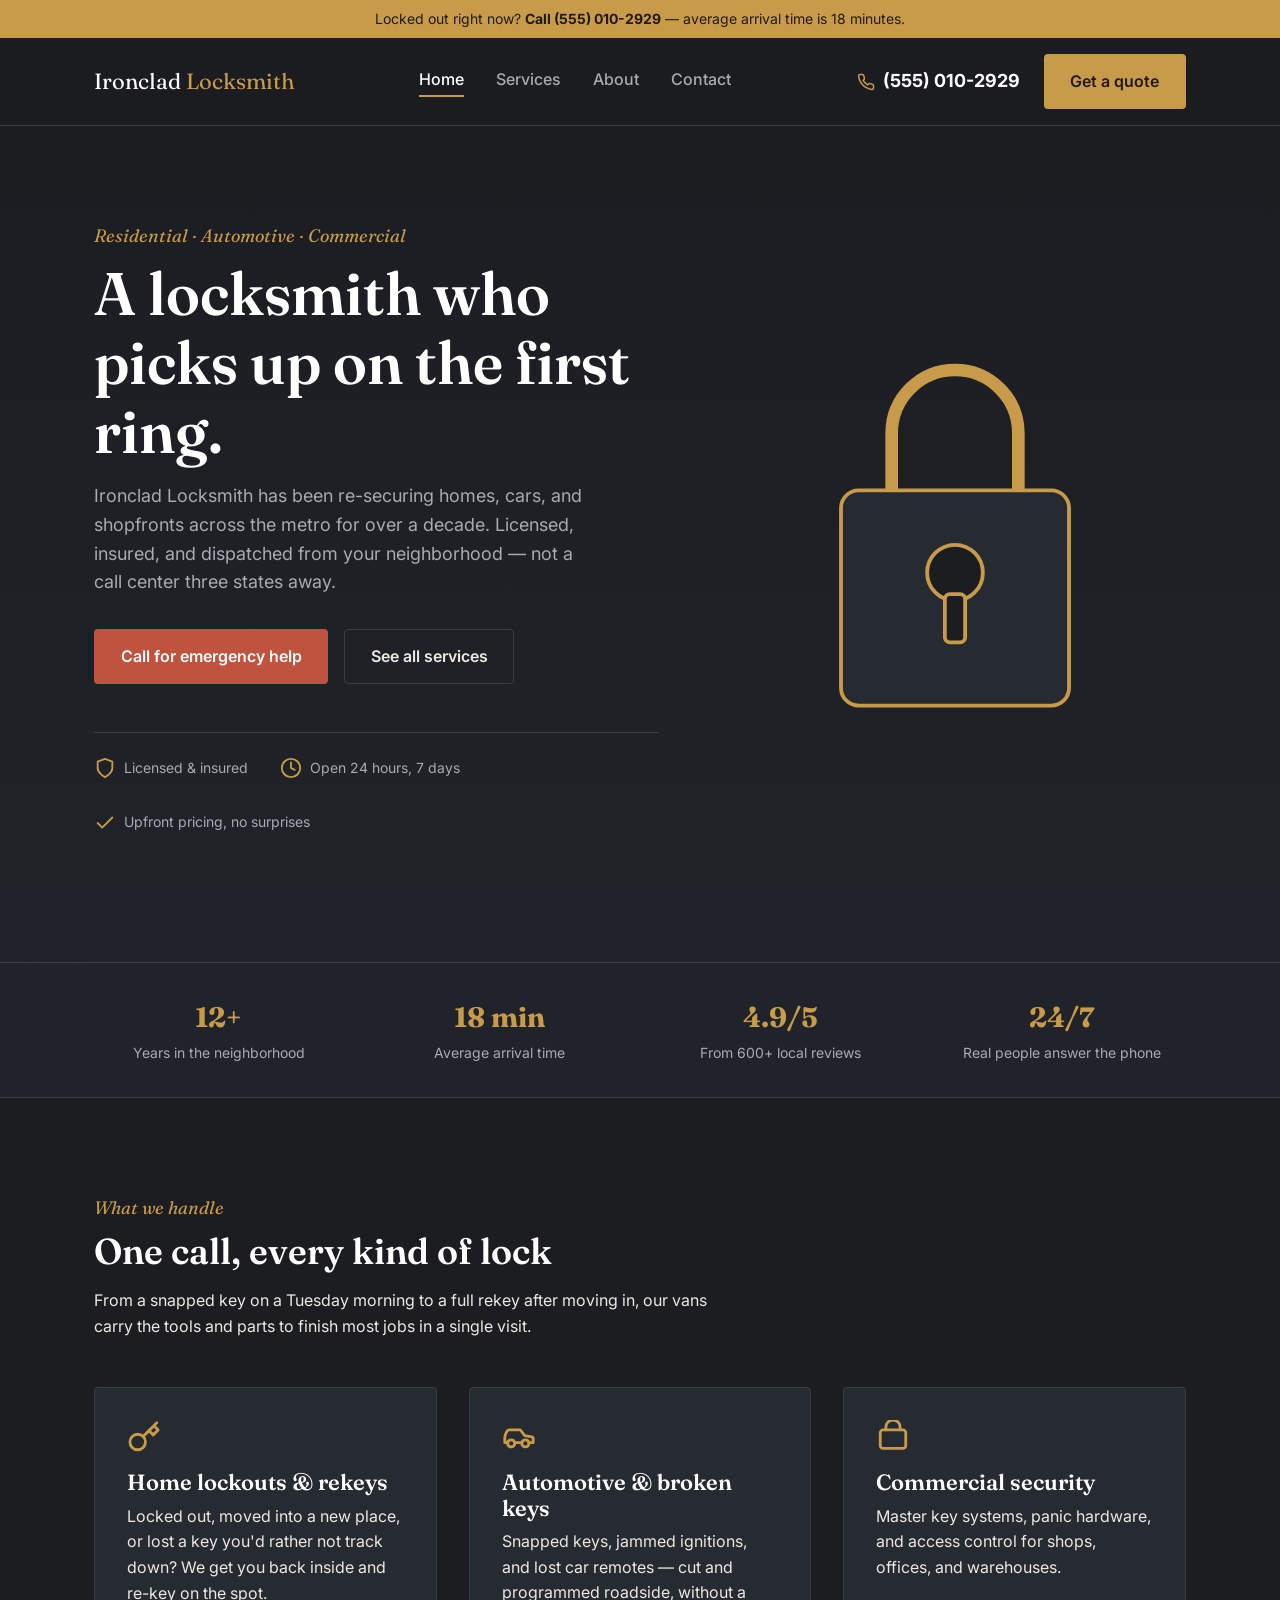
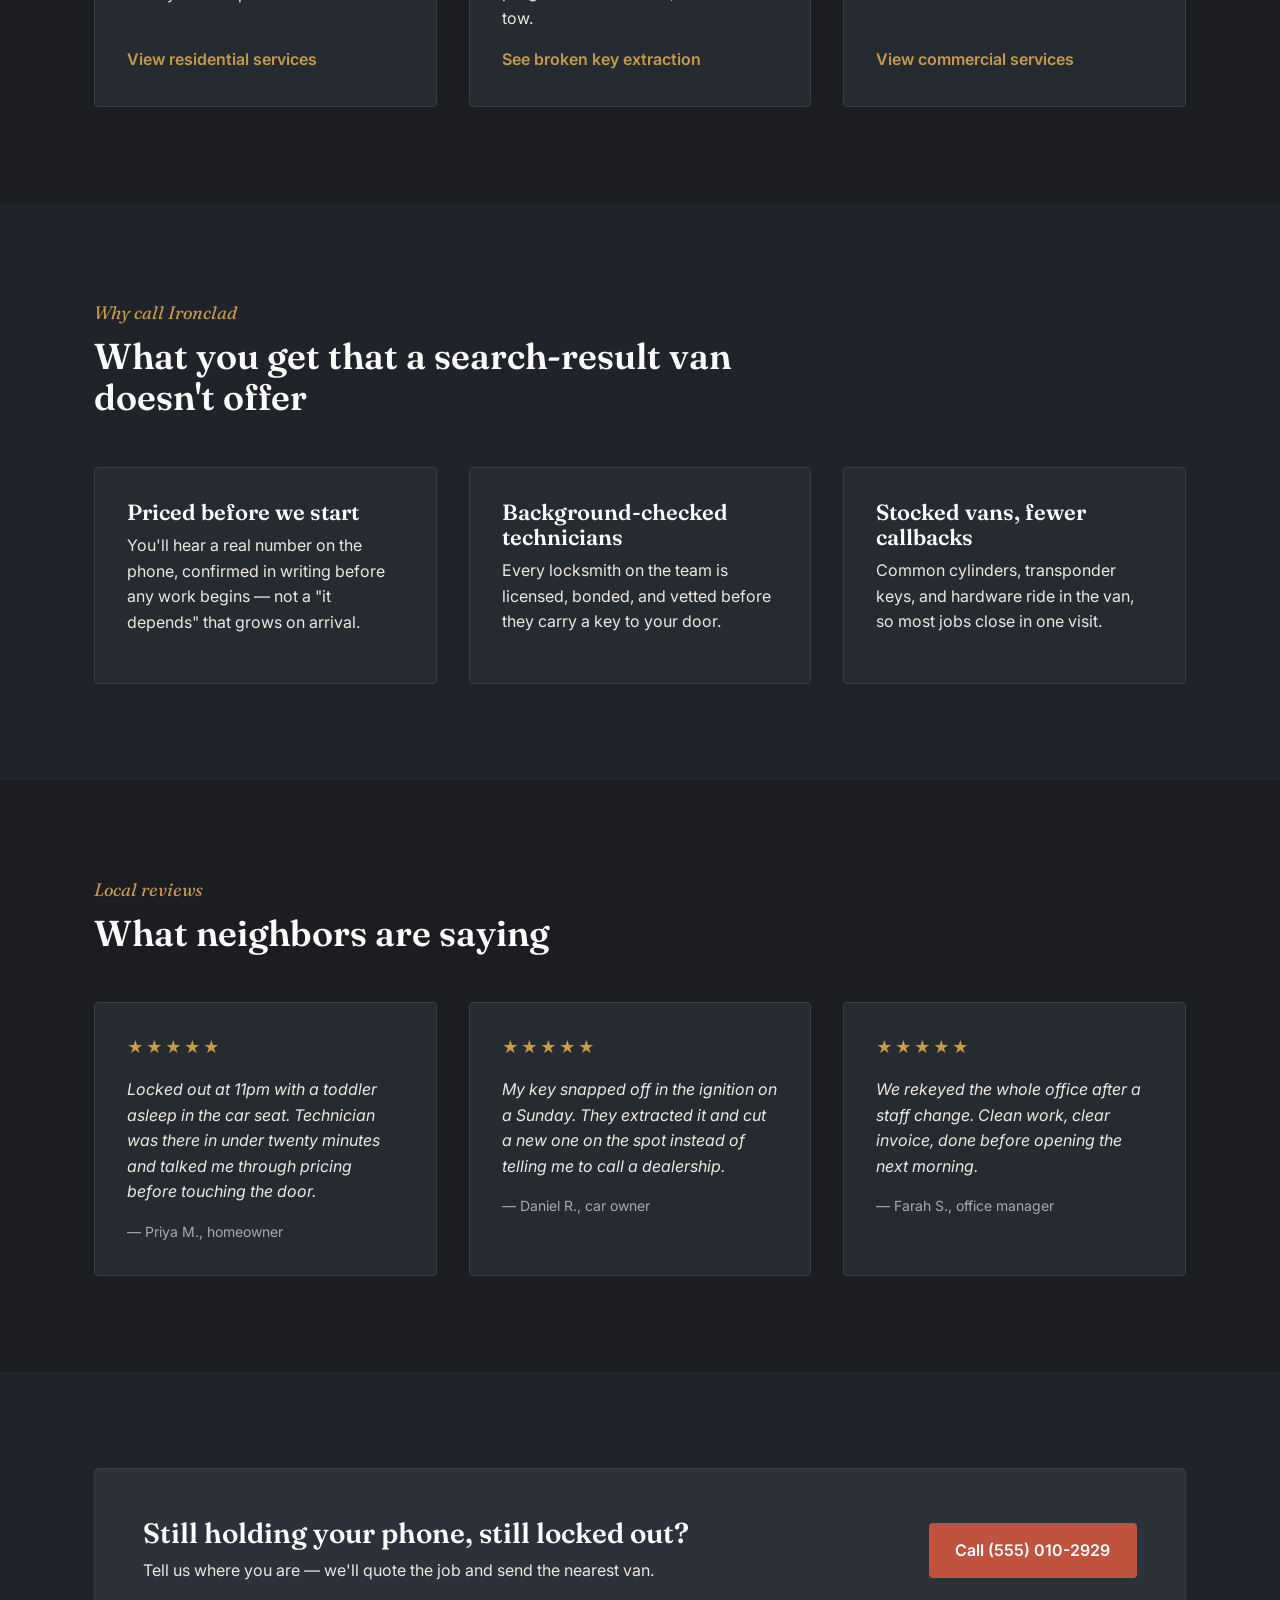
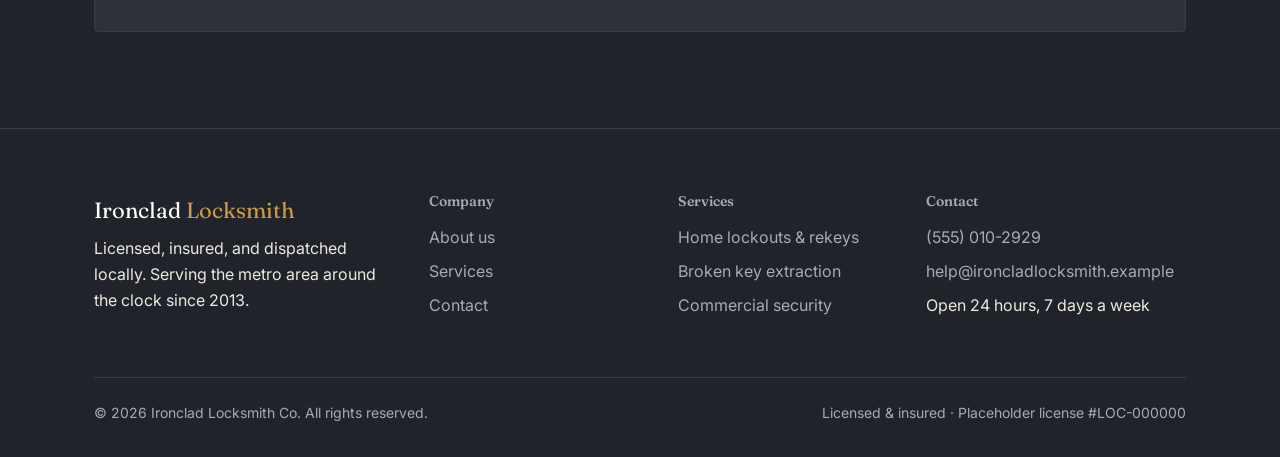
<file: index.html>
<!DOCTYPE html>
<html lang="en">
<head>
<meta charset="UTF-8">
<meta name="viewport" content="width=device-width, initial-scale=1.0">
<title>Ironclad Locksmith Co. | 24/7 Emergency Locksmith</title>
<meta name="description" content="Licensed, insured, and on call around the clock. Ironclad Locksmith handles lockouts, broken keys, rekeys, and full security upgrades for homes, cars, and businesses.">
<link rel="preconnect" href="https://fonts.googleapis.com">
<link href="https://fonts.googleapis.com/css2?family=Fraunces:opsz,wght@9..144,500;9..144,600&family=Inter:wght@400;500;600;700&display=swap" rel="stylesheet">
<link rel="stylesheet" href="css/styles.css">
</head>
<body>

<div class="top-strip">
  <div class="container">
    <span>Locked out right now? <strong>Call (555) 010-2929</strong> — average arrival time is 18 minutes.</span>
  </div>
</div>

<header class="site-header">
  <div class="container header-inner">
    <a href="index.html" class="logo">Ironclad <span>Locksmith</span></a>
    <nav class="site-nav" id="site-nav">
      <a href="index.html" aria-current="page">Home</a>
      <a href="services.html">Services</a>
      <a href="about.html">About</a>
      <a href="contact.html">Contact</a>
    </nav>
    <div class="header-cta">
      <a href="tel:+15550102929" class="phone-link">
        <svg viewBox="0 0 24 24" fill="none" stroke-width="2" stroke-linecap="round" stroke-linejoin="round"><path d="M22 16.92v3a2 2 0 0 1-2.18 2 19.79 19.79 0 0 1-8.63-3.07 19.5 19.5 0 0 1-6-6 19.79 19.79 0 0 1-3.07-8.67A2 2 0 0 1 4.11 2h3a2 2 0 0 1 2 1.72c.127.96.361 1.903.7 2.81a2 2 0 0 1-.45 2.11L8.09 9.91a16 16 0 0 0 6 6l1.27-1.27a2 2 0 0 1 2.11-.45c.907.339 1.85.573 2.81.7A2 2 0 0 1 22 16.92z"/></svg>
        (555) 010-2929
      </a>
      <a href="contact.html" class="btn btn-brass">Get a quote</a>
    </div>
    <button class="nav-toggle" id="nav-toggle" aria-label="Toggle menu" aria-expanded="false">
      <span></span><span></span><span></span>
    </button>
  </div>
</header>

<main>

  <section class="hero">
    <div class="container hero-grid">
      <div>
        <span class="eyebrow">Residential · Automotive · Commercial</span>
        <h1>A locksmith who picks up on the first ring.</h1>
        <p class="lead">Ironclad Locksmith has been re-securing homes, cars, and shopfronts across the metro for over a decade. Licensed, insured, and dispatched from your neighborhood — not a call center three states away.</p>
        <div class="hero-actions">
          <a href="tel:+15550102929" class="btn btn-emergency">Call for emergency help</a>
          <a href="services.html" class="btn btn-outline">See all services</a>
        </div>
        <div class="hero-badges">
          <div class="hero-badge">
            <svg viewBox="0 0 24 24" fill="none" stroke-width="2" stroke-linecap="round" stroke-linejoin="round"><path d="M12 22s8-4 8-10V5l-8-3-8 3v7c0 6 8 10 8 10z"/></svg>
            <span>Licensed &amp; insured</span>
          </div>
          <div class="hero-badge">
            <svg viewBox="0 0 24 24" fill="none" stroke-width="2" stroke-linecap="round" stroke-linejoin="round"><circle cx="12" cy="12" r="10"/><path d="M12 6v6l4 2"/></svg>
            <span>Open 24 hours, 7 days</span>
          </div>
          <div class="hero-badge">
            <svg viewBox="0 0 24 24" fill="none" stroke-width="2" stroke-linecap="round" stroke-linejoin="round"><path d="M20 6L9 17l-5-5"/></svg>
            <span>Upfront pricing, no surprises</span>
          </div>
        </div>
      </div>
      <div class="hero-art" aria-hidden="true">
        <svg viewBox="0 0 300 340" fill="none">
          <rect x="60" y="140" width="180" height="170" rx="14" fill="#262a31" stroke="#c89b4a" stroke-width="3"/>
          <path d="M100 140V95a50 50 0 0 1 100 0v45" stroke="#c89b4a" stroke-width="10" fill="none"/>
          <circle cx="150" cy="205" r="22" fill="#1b1d21" stroke="#c89b4a" stroke-width="3"/>
          <rect x="142" y="222" width="16" height="38" rx="4" fill="#1b1d21" stroke="#c89b4a" stroke-width="3"/>
        </svg>
      </div>
    </div>
  </section>

  <section class="trust-bar">
    <div class="container">
      <div class="trust-stat"><strong>12+</strong><span>Years in the neighborhood</span></div>
      <div class="trust-stat"><strong>18 min</strong><span>Average arrival time</span></div>
      <div class="trust-stat"><strong>4.9/5</strong><span>From 600+ local reviews</span></div>
      <div class="trust-stat"><strong>24/7</strong><span>Real people answer the phone</span></div>
    </div>
  </section>

  <section class="section">
    <div class="container">
      <div class="section-head">
        <span class="eyebrow">What we handle</span>
        <h2>One call, every kind of lock</h2>
        <p>From a snapped key on a Tuesday morning to a full rekey after moving in, our vans carry the tools and parts to finish most jobs in a single visit.</p>
      </div>
      <div class="grid-3">
        <div class="card">
          <svg viewBox="0 0 24 24" fill="none" stroke-width="2" stroke-linecap="round" stroke-linejoin="round"><path d="M21 2l-2 2m-7.61 7.61a5.5 5.5 0 1 1-7.778 7.778 5.5 5.5 0 0 1 7.777-7.777zm0 0L15.5 7.5m0 0l3 3L22 7l-3-3m-3.5 3.5L19 4"/></svg>
          <h3>Home lockouts &amp; rekeys</h3>
          <p>Locked out, moved into a new place, or lost a key you'd rather not track down? We get you back inside and re-key on the spot.</p>
          <a href="services.html" class="card-link">View residential services</a>
        </div>
        <div class="card">
          <svg viewBox="0 0 24 24" fill="none" stroke-width="2" stroke-linecap="round" stroke-linejoin="round"><path d="M14 16H9m10 0h3v-3.15a1 1 0 0 0-.84-.99L16 11l-2.7-3.6a1 1 0 0 0-.8-.4H5.24a2 2 0 0 0-1.8 1.1l-.8 1.63A6 6 0 0 0 2 12.42V16h2"/><circle cx="6.5" cy="16.5" r="2.5"/><circle cx="16.5" cy="16.5" r="2.5"/></svg>
          <h3>Automotive &amp; broken keys</h3>
          <p>Snapped keys, jammed ignitions, and lost car remotes — cut and programmed roadside, without a tow.</p>
          <a href="service-broken-key.html" class="card-link">See broken key extraction</a>
        </div>
        <div class="card">
          <svg viewBox="0 0 24 24" fill="none" stroke-width="2" stroke-linecap="round" stroke-linejoin="round"><rect x="3" y="7" width="18" height="13" rx="2"/><path d="M7 7V5a5 5 0 0 1 10 0v2"/></svg>
          <h3>Commercial security</h3>
          <p>Master key systems, panic hardware, and access control for shops, offices, and warehouses.</p>
          <a href="services.html" class="card-link">View commercial services</a>
        </div>
      </div>
    </div>
  </section>

  <section class="section section-alt">
    <div class="container">
      <div class="section-head">
        <span class="eyebrow">Why call Ironclad</span>
        <h2>What you get that a search-result van doesn't offer</h2>
      </div>
      <div class="grid-3">
        <div class="card">
          <h3>Priced before we start</h3>
          <p>You'll hear a real number on the phone, confirmed in writing before any work begins — not a "it depends" that grows on arrival.</p>
        </div>
        <div class="card">
          <h3>Background-checked technicians</h3>
          <p>Every locksmith on the team is licensed, bonded, and vetted before they carry a key to your door.</p>
        </div>
        <div class="card">
          <h3>Stocked vans, fewer callbacks</h3>
          <p>Common cylinders, transponder keys, and hardware ride in the van, so most jobs close in one visit.</p>
        </div>
      </div>
    </div>
  </section>

  <section class="section">
    <div class="container">
      <div class="section-head">
        <span class="eyebrow">Local reviews</span>
        <h2>What neighbors are saying</h2>
      </div>
      <div class="grid-3">
        <div class="testimonial">
          <div class="stars">★★★★★</div>
          <p>Locked out at 11pm with a toddler asleep in the car seat. Technician was there in under twenty minutes and talked me through pricing before touching the door.</p>
          <cite>— Priya M., homeowner</cite>
        </div>
        <div class="testimonial">
          <div class="stars">★★★★★</div>
          <p>My key snapped off in the ignition on a Sunday. They extracted it and cut a new one on the spot instead of telling me to call a dealership.</p>
          <cite>— Daniel R., car owner</cite>
        </div>
        <div class="testimonial">
          <div class="stars">★★★★★</div>
          <p>We rekeyed the whole office after a staff change. Clean work, clear invoice, done before opening the next morning.</p>
          <cite>— Farah S., office manager</cite>
        </div>
      </div>
    </div>
  </section>

  <section class="section section-alt">
    <div class="container">
      <div class="cta-banner">
        <div>
          <h2>Still holding your phone, still locked out?</h2>
          <p>Tell us where you are — we'll quote the job and send the nearest van.</p>
        </div>
        <a href="tel:+15550102929" class="btn btn-emergency">Call (555) 010-2929</a>
      </div>
    </div>
  </section>

</main>

<footer class="site-footer">
  <div class="container">
    <div class="footer-grid">
      <div>
        <div class="footer-logo">Ironclad <span>Locksmith</span></div>
        <p>Licensed, insured, and dispatched locally. Serving the metro area around the clock since 2013.</p>
      </div>
      <div>
        <h4>Company</h4>
        <ul>
          <li><a href="about.html">About us</a></li>
          <li><a href="services.html">Services</a></li>
          <li><a href="contact.html">Contact</a></li>
        </ul>
      </div>
      <div>
        <h4>Services</h4>
        <ul>
          <li><a href="services.html">Home lockouts &amp; rekeys</a></li>
          <li><a href="service-broken-key.html">Broken key extraction</a></li>
          <li><a href="services.html">Commercial security</a></li>
        </ul>
      </div>
      <div>
        <h4>Contact</h4>
        <ul>
          <li><a href="tel:+15550102929">(555) 010-2929</a></li>
          <li><a href="mailto:help@ironcladlocksmith.example">help@ironcladlocksmith.example</a></li>
          <li>Open 24 hours, 7 days a week</li>
        </ul>
      </div>
    </div>
    <div class="footer-bottom">
      <span>© <span data-year></span> Ironclad Locksmith Co. All rights reserved.</span>
      <span>Licensed &amp; insured · Placeholder license #LOC-000000</span>
    </div>
  </div>
</footer>

<a href="tel:+15550102929" class="mobile-call">Call now: (555) 010-2929</a>

<script src="js/main.js"></script>
</body>
</html>
</file>
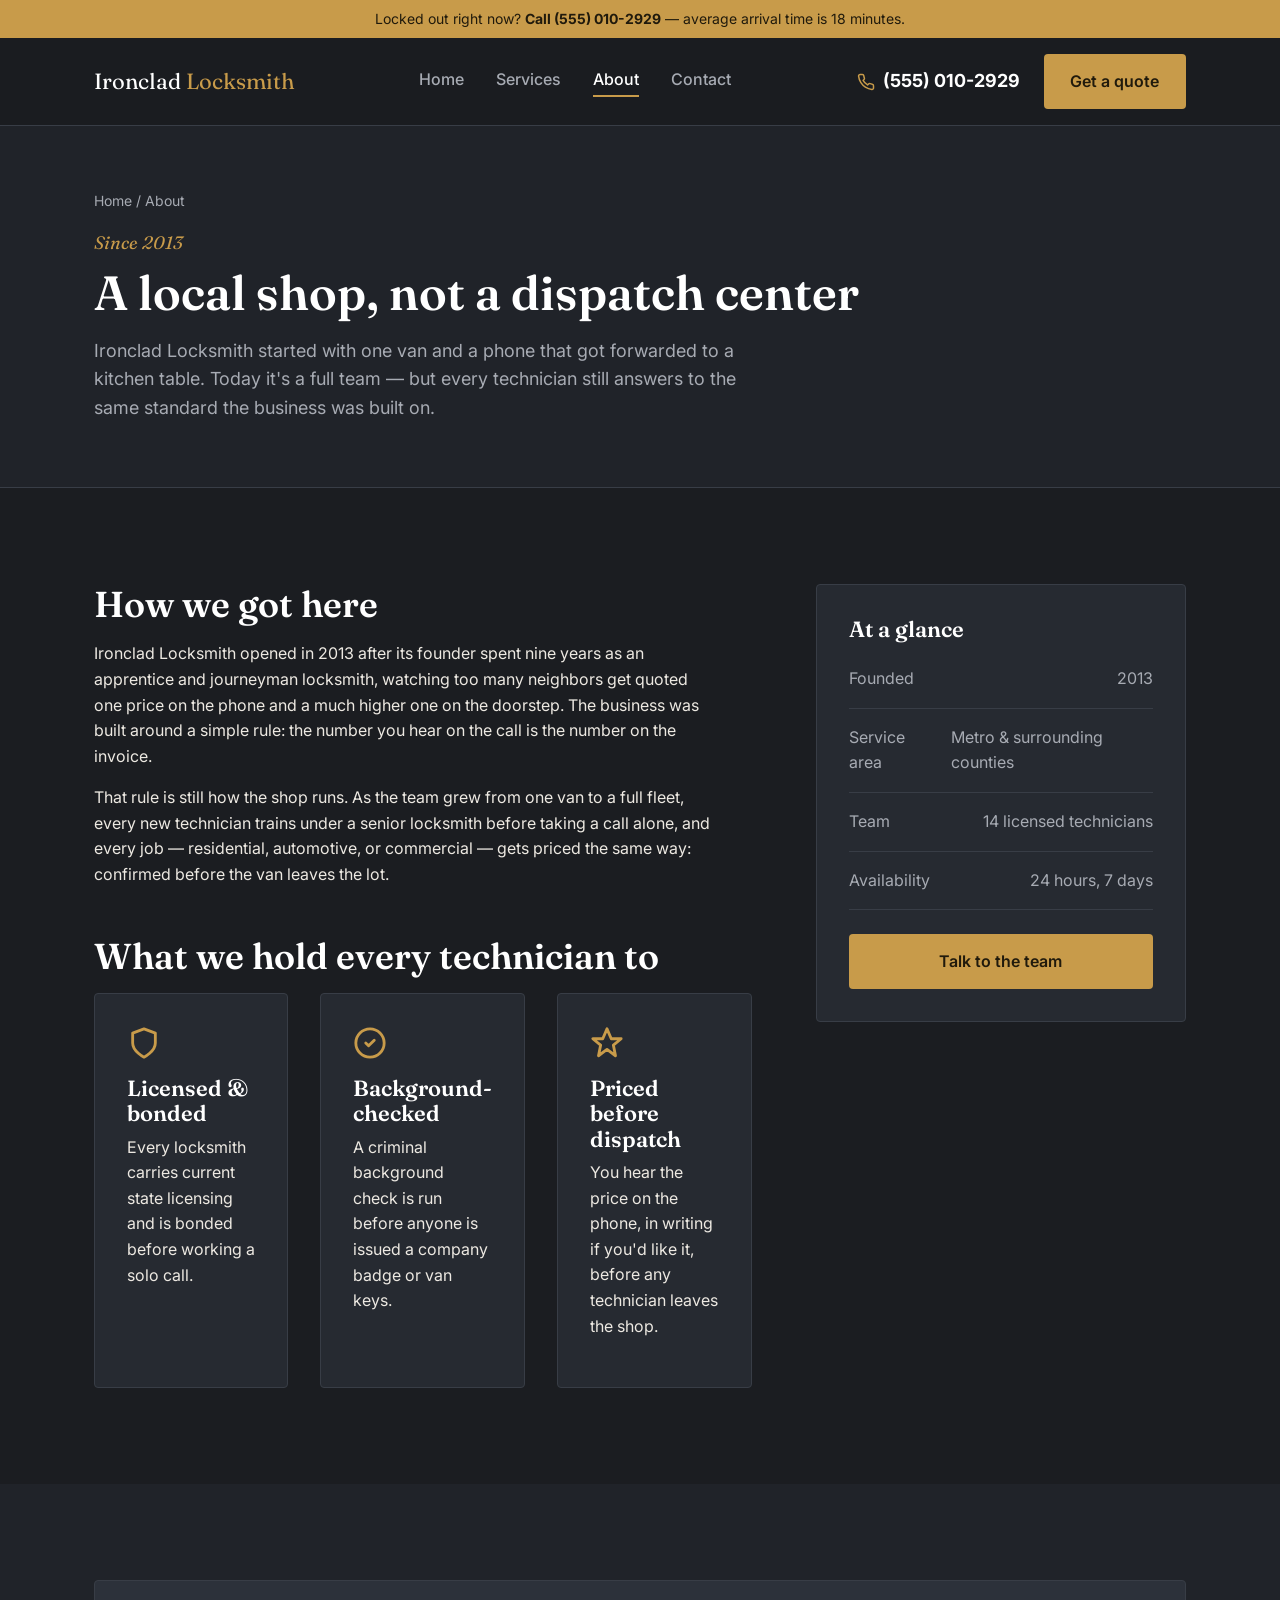
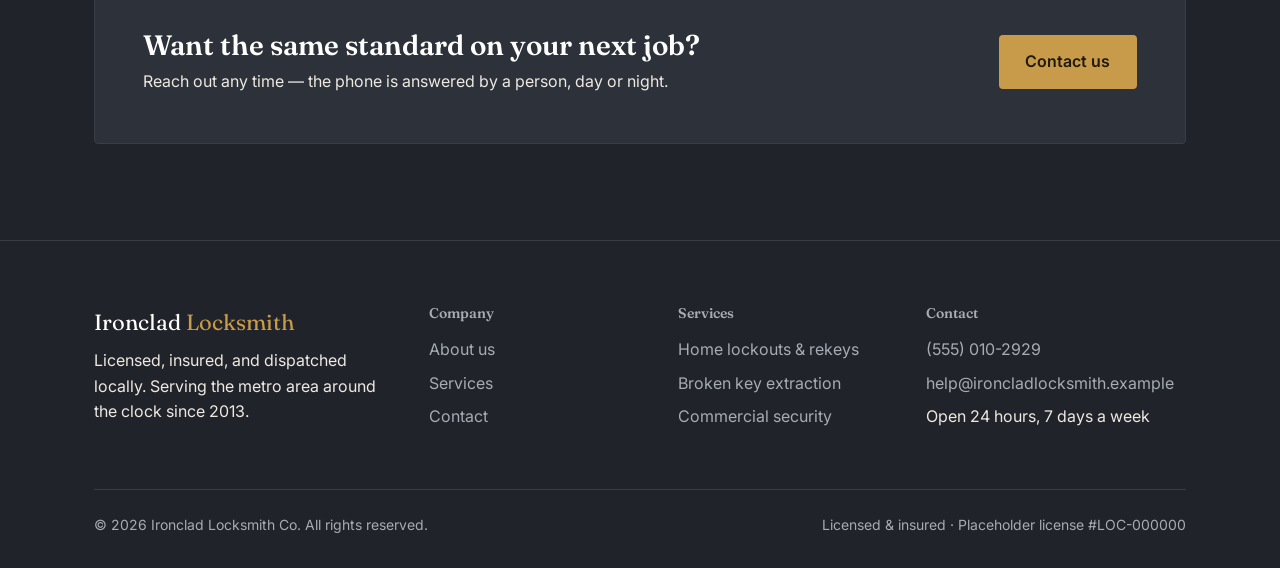
<file: about.html>
<!DOCTYPE html>
<html lang="en">
<head>
<meta charset="UTF-8">
<meta name="viewport" content="width=device-width, initial-scale=1.0">
<title>About Us | Ironclad Locksmith Co.</title>
<meta name="description" content="Family-run, locally licensed locksmith business serving the metro area since 2013. Meet the standards behind every technician we send out.">
<link rel="preconnect" href="https://fonts.googleapis.com">
<link href="https://fonts.googleapis.com/css2?family=Fraunces:opsz,wght@9..144,500;9..144,600&family=Inter:wght@400;500;600;700&display=swap" rel="stylesheet">
<link rel="stylesheet" href="css/styles.css">
</head>
<body>

<div class="top-strip">
  <div class="container">
    <span>Locked out right now? <strong>Call (555) 010-2929</strong> — average arrival time is 18 minutes.</span>
  </div>
</div>

<header class="site-header">
  <div class="container header-inner">
    <a href="index.html" class="logo">Ironclad <span>Locksmith</span></a>
    <nav class="site-nav" id="site-nav">
      <a href="index.html">Home</a>
      <a href="services.html">Services</a>
      <a href="about.html" aria-current="page">About</a>
      <a href="contact.html">Contact</a>
    </nav>
    <div class="header-cta">
      <a href="tel:+15550102929" class="phone-link">
        <svg viewBox="0 0 24 24" fill="none" stroke-width="2" stroke-linecap="round" stroke-linejoin="round"><path d="M22 16.92v3a2 2 0 0 1-2.18 2 19.79 19.79 0 0 1-8.63-3.07 19.5 19.5 0 0 1-6-6 19.79 19.79 0 0 1-3.07-8.67A2 2 0 0 1 4.11 2h3a2 2 0 0 1 2 1.72c.127.96.361 1.903.7 2.81a2 2 0 0 1-.45 2.11L8.09 9.91a16 16 0 0 0 6 6l1.27-1.27a2 2 0 0 1 2.11-.45c.907.339 1.85.573 2.81.7A2 2 0 0 1 22 16.92z"/></svg>
        (555) 010-2929
      </a>
      <a href="contact.html" class="btn btn-brass">Get a quote</a>
    </div>
    <button class="nav-toggle" id="nav-toggle" aria-label="Toggle menu" aria-expanded="false">
      <span></span><span></span><span></span>
    </button>
  </div>
</header>

<main>

  <section class="service-hero">
    <div class="container">
      <div class="breadcrumb"><a href="index.html">Home</a> / About</div>
      <span class="eyebrow">Since 2013</span>
      <h1>A local shop, not a dispatch center</h1>
      <p class="lead">Ironclad Locksmith started with one van and a phone that got forwarded to a kitchen table. Today it's a full team — but every technician still answers to the same standard the business was built on.</p>
    </div>
  </section>

  <section class="section">
    <div class="container two-col-service">
      <div>
        <h2>How we got here</h2>
        <p>Ironclad Locksmith opened in 2013 after its founder spent nine years as an apprentice and journeyman locksmith, watching too many neighbors get quoted one price on the phone and a much higher one on the doorstep. The business was built around a simple rule: the number you hear on the call is the number on the invoice.</p>
        <p>That rule is still how the shop runs. As the team grew from one van to a full fleet, every new technician trains under a senior locksmith before taking a call alone, and every job — residential, automotive, or commercial — gets priced the same way: confirmed before the van leaves the lot.</p>

        <h2 style="margin-top: var(--sp-12);">What we hold every technician to</h2>
        <div class="value-grid">
          <div class="card">
            <svg viewBox="0 0 24 24" fill="none" stroke-width="2" stroke-linecap="round" stroke-linejoin="round"><path d="M12 22s8-4 8-10V5l-8-3-8 3v7c0 6 8 10 8 10z"/></svg>
            <h3>Licensed &amp; bonded</h3>
            <p>Every locksmith carries current state licensing and is bonded before working a solo call.</p>
          </div>
          <div class="card">
            <svg viewBox="0 0 24 24" fill="none" stroke-width="2" stroke-linecap="round" stroke-linejoin="round"><path d="M9 12l2 2 4-4"/><circle cx="12" cy="12" r="10"/></svg>
            <h3>Background-checked</h3>
            <p>A criminal background check is run before anyone is issued a company badge or van keys.</p>
          </div>
          <div class="card">
            <svg viewBox="0 0 24 24" fill="none" stroke-width="2" stroke-linecap="round" stroke-linejoin="round"><path d="M12 2l3 7h7l-5.5 4.5L18 21l-6-4.5L6 21l1.5-7.5L2 9h7z"/></svg>
            <h3>Priced before dispatch</h3>
            <p>You hear the price on the phone, in writing if you'd like it, before any technician leaves the shop.</p>
          </div>
        </div>
      </div>

      <aside>
        <div class="sidebar-card">
          <h3>At a glance</h3>
          <ul class="list-plain">
            <li><span>Founded</span><span>2013</span></li>
            <li><span>Service area</span><span>Metro &amp; surrounding counties</span></li>
            <li><span>Team</span><span>14 licensed technicians</span></li>
            <li><span>Availability</span><span>24 hours, 7 days</span></li>
          </ul>
          <a href="contact.html" class="btn btn-brass btn-block" style="margin-top: var(--sp-6);">Talk to the team</a>
        </div>
      </aside>
    </div>
  </section>

  <section class="section section-alt">
    <div class="container">
      <div class="cta-banner">
        <div>
          <h2>Want the same standard on your next job?</h2>
          <p>Reach out any time — the phone is answered by a person, day or night.</p>
        </div>
        <a href="contact.html" class="btn btn-brass">Contact us</a>
      </div>
    </div>
  </section>

</main>

<footer class="site-footer">
  <div class="container">
    <div class="footer-grid">
      <div>
        <div class="footer-logo">Ironclad <span>Locksmith</span></div>
        <p>Licensed, insured, and dispatched locally. Serving the metro area around the clock since 2013.</p>
      </div>
      <div>
        <h4>Company</h4>
        <ul>
          <li><a href="about.html">About us</a></li>
          <li><a href="services.html">Services</a></li>
          <li><a href="contact.html">Contact</a></li>
        </ul>
      </div>
      <div>
        <h4>Services</h4>
        <ul>
          <li><a href="services.html">Home lockouts &amp; rekeys</a></li>
          <li><a href="service-broken-key.html">Broken key extraction</a></li>
          <li><a href="services.html">Commercial security</a></li>
        </ul>
      </div>
      <div>
        <h4>Contact</h4>
        <ul>
          <li><a href="tel:+15550102929">(555) 010-2929</a></li>
          <li><a href="mailto:help@ironcladlocksmith.example">help@ironcladlocksmith.example</a></li>
          <li>Open 24 hours, 7 days a week</li>
        </ul>
      </div>
    </div>
    <div class="footer-bottom">
      <span>© <span data-year></span> Ironclad Locksmith Co. All rights reserved.</span>
      <span>Licensed &amp; insured · Placeholder license #LOC-000000</span>
    </div>
  </div>
</footer>

<a href="tel:+15550102929" class="mobile-call">Call now: (555) 010-2929</a>

<script src="js/main.js"></script>
</body>
</html>
</file>
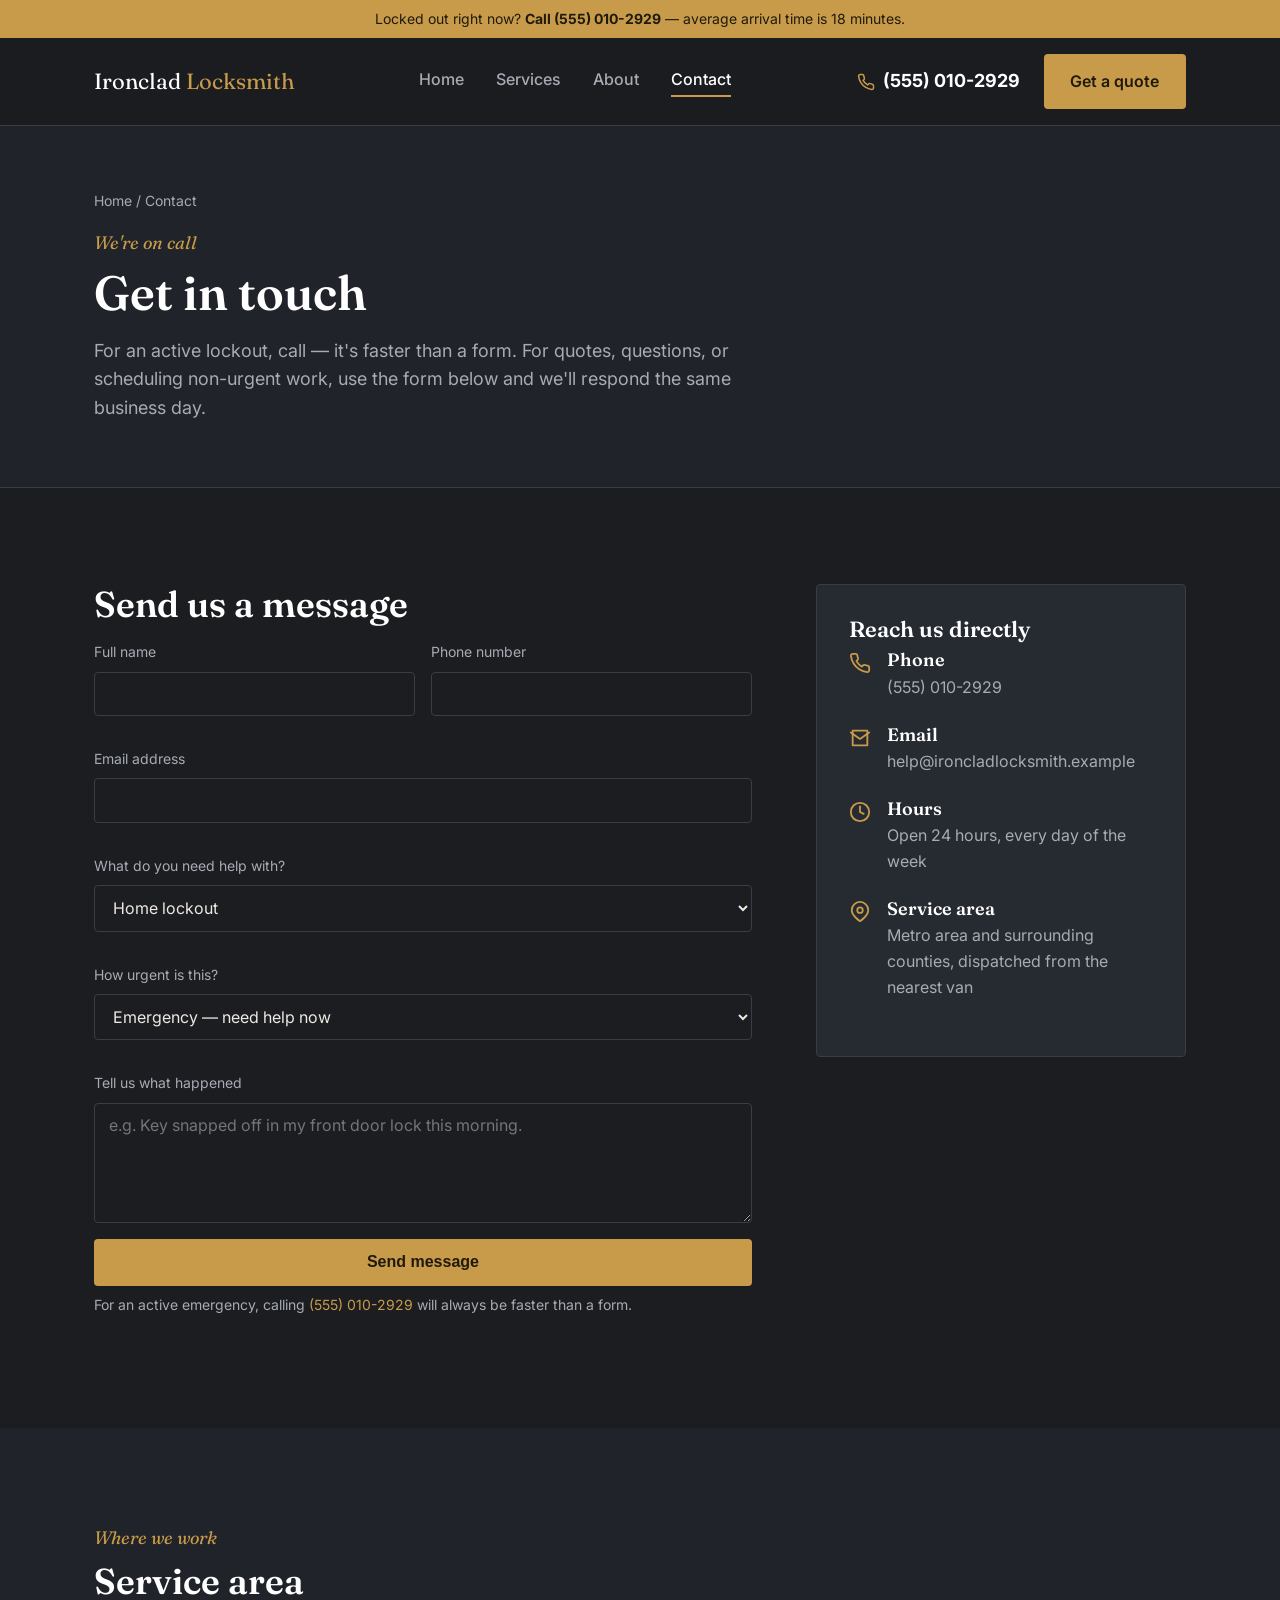
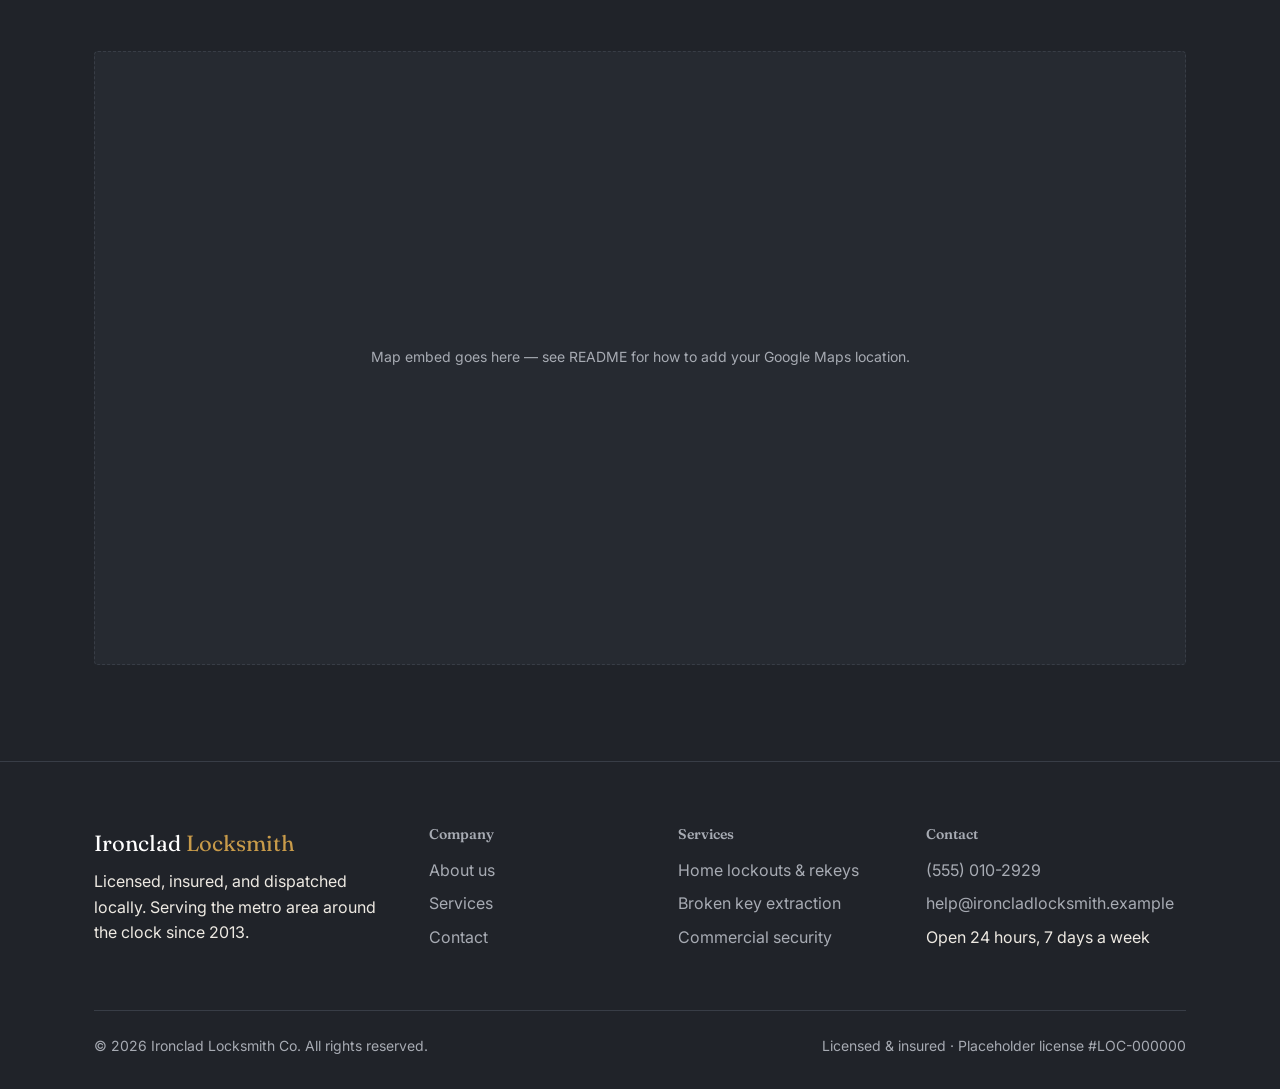
<file: contact.html>
<!DOCTYPE html>
<html lang="en">
<head>
<meta charset="UTF-8">
<meta name="viewport" content="width=device-width, initial-scale=1.0">
<title>Contact Us | Ironclad Locksmith Co.</title>
<meta name="description" content="Call, message, or request a callback from Ironclad Locksmith. Open 24 hours, 7 days a week across the metro area.">
<link rel="preconnect" href="https://fonts.googleapis.com">
<link href="https://fonts.googleapis.com/css2?family=Fraunces:opsz,wght@9..144,500;9..144,600&family=Inter:wght@400;500;600;700&display=swap" rel="stylesheet">
<link rel="stylesheet" href="css/styles.css">
</head>
<body>

<div class="top-strip">
  <div class="container">
    <span>Locked out right now? <strong>Call (555) 010-2929</strong> — average arrival time is 18 minutes.</span>
  </div>
</div>

<header class="site-header">
  <div class="container header-inner">
    <a href="index.html" class="logo">Ironclad <span>Locksmith</span></a>
    <nav class="site-nav" id="site-nav">
      <a href="index.html">Home</a>
      <a href="services.html">Services</a>
      <a href="about.html">About</a>
      <a href="contact.html" aria-current="page">Contact</a>
    </nav>
    <div class="header-cta">
      <a href="tel:+15550102929" class="phone-link">
        <svg viewBox="0 0 24 24" fill="none" stroke-width="2" stroke-linecap="round" stroke-linejoin="round"><path d="M22 16.92v3a2 2 0 0 1-2.18 2 19.79 19.79 0 0 1-8.63-3.07 19.5 19.5 0 0 1-6-6 19.79 19.79 0 0 1-3.07-8.67A2 2 0 0 1 4.11 2h3a2 2 0 0 1 2 1.72c.127.96.361 1.903.7 2.81a2 2 0 0 1-.45 2.11L8.09 9.91a16 16 0 0 0 6 6l1.27-1.27a2 2 0 0 1 2.11-.45c.907.339 1.85.573 2.81.7A2 2 0 0 1 22 16.92z"/></svg>
        (555) 010-2929
      </a>
      <a href="contact.html" class="btn btn-brass">Get a quote</a>
    </div>
    <button class="nav-toggle" id="nav-toggle" aria-label="Toggle menu" aria-expanded="false">
      <span></span><span></span><span></span>
    </button>
  </div>
</header>

<main>

  <section class="service-hero">
    <div class="container">
      <div class="breadcrumb"><a href="index.html">Home</a> / Contact</div>
      <span class="eyebrow">We're on call</span>
      <h1>Get in touch</h1>
      <p class="lead">For an active lockout, call — it's faster than a form. For quotes, questions, or scheduling non-urgent work, use the form below and we'll respond the same business day.</p>
    </div>
  </section>

  <section class="section">
    <div class="container two-col-service">

      <div>
        <h2>Send us a message</h2>
        <form id="contact-form">
          <div class="form-grid">
            <div class="form-field">
              <label for="name">Full name</label>
              <input type="text" id="name" name="name" required>
            </div>
            <div class="form-field">
              <label for="phone">Phone number</label>
              <input type="tel" id="phone" name="phone" required>
            </div>
            <div class="form-field full">
              <label for="email">Email address</label>
              <input type="email" id="email" name="email" required>
            </div>
            <div class="form-field full">
              <label for="service">What do you need help with?</label>
              <select id="service" name="service">
                <option>Home lockout</option>
                <option>Rekeying / new locks</option>
                <option>Broken key extraction</option>
                <option>Car lockout</option>
                <option>Key fob programming</option>
                <option>Commercial security</option>
                <option>Something else</option>
              </select>
            </div>
            <div class="form-field full">
              <label for="urgency">How urgent is this?</label>
              <select id="urgency" name="urgency">
                <option>Emergency — need help now</option>
                <option>Today or tomorrow</option>
                <option>Sometime this week</option>
                <option>Just getting a quote</option>
              </select>
            </div>
            <div class="form-field full">
              <label for="message">Tell us what happened</label>
              <textarea id="message" name="message" placeholder="e.g. Key snapped off in my front door lock this morning."></textarea>
            </div>
          </div>
          <button type="submit" class="btn btn-brass btn-block">Send message</button>
          <p class="form-note">For an active emergency, calling <a href="tel:+15550102929" style="color: var(--color-brass);">(555) 010-2929</a> will always be faster than a form.</p>
        </form>

        <div class="form-success" id="form-success">
          <h3>Message sent</h3>
          <p>Thanks — we've got your details and will call you back shortly. If this is urgent, please call (555) 010-2929 directly.</p>
        </div>
      </div>

      <aside>
        <div class="sidebar-card" style="position: static;">
          <h3>Reach us directly</h3>
          <div class="info-row">
            <svg viewBox="0 0 24 24" fill="none" stroke-width="2" stroke-linecap="round" stroke-linejoin="round"><path d="M22 16.92v3a2 2 0 0 1-2.18 2 19.79 19.79 0 0 1-8.63-3.07 19.5 19.5 0 0 1-6-6 19.79 19.79 0 0 1-3.07-8.67A2 2 0 0 1 4.11 2h3a2 2 0 0 1 2 1.72c.127.96.361 1.903.7 2.81a2 2 0 0 1-.45 2.11L8.09 9.91a16 16 0 0 0 6 6l1.27-1.27a2 2 0 0 1 2.11-.45c.907.339 1.85.573 2.81.7A2 2 0 0 1 22 16.92z"/></svg>
            <div>
              <h3>Phone</h3>
              <p><a href="tel:+15550102929">(555) 010-2929</a></p>
            </div>
          </div>
          <div class="info-row">
            <svg viewBox="0 0 24 24" fill="none" stroke-width="2" stroke-linecap="round" stroke-linejoin="round"><path d="M4 4h16v16H4z"/><path d="M22 6l-10 7L2 6"/></svg>
            <div>
              <h3>Email</h3>
              <p><a href="mailto:help@ironcladlocksmith.example">help@ironcladlocksmith.example</a></p>
            </div>
          </div>
          <div class="info-row">
            <svg viewBox="0 0 24 24" fill="none" stroke-width="2" stroke-linecap="round" stroke-linejoin="round"><circle cx="12" cy="12" r="10"/><path d="M12 6v6l4 2"/></svg>
            <div>
              <h3>Hours</h3>
              <p>Open 24 hours, every day of the week</p>
            </div>
          </div>
          <div class="info-row">
            <svg viewBox="0 0 24 24" fill="none" stroke-width="2" stroke-linecap="round" stroke-linejoin="round"><path d="M21 10c0 6-9 12-9 12s-9-6-9-12a9 9 0 0 1 18 0z"/><circle cx="12" cy="10" r="3"/></svg>
            <div>
              <h3>Service area</h3>
              <p>Metro area and surrounding counties, dispatched from the nearest van</p>
            </div>
          </div>
        </div>
      </aside>

    </div>
  </section>

  <section class="section section-alt">
    <div class="container">
      <div class="section-head">
        <span class="eyebrow">Where we work</span>
        <h2>Service area</h2>
      </div>
      <div class="map-placeholder">
        Map embed goes here — see README for how to add your Google Maps location.
      </div>
    </div>
  </section>

</main>

<footer class="site-footer">
  <div class="container">
    <div class="footer-grid">
      <div>
        <div class="footer-logo">Ironclad <span>Locksmith</span></div>
        <p>Licensed, insured, and dispatched locally. Serving the metro area around the clock since 2013.</p>
      </div>
      <div>
        <h4>Company</h4>
        <ul>
          <li><a href="about.html">About us</a></li>
          <li><a href="services.html">Services</a></li>
          <li><a href="contact.html">Contact</a></li>
        </ul>
      </div>
      <div>
        <h4>Services</h4>
        <ul>
          <li><a href="services.html">Home lockouts &amp; rekeys</a></li>
          <li><a href="service-broken-key.html">Broken key extraction</a></li>
          <li><a href="services.html">Commercial security</a></li>
        </ul>
      </div>
      <div>
        <h4>Contact</h4>
        <ul>
          <li><a href="tel:+15550102929">(555) 010-2929</a></li>
          <li><a href="mailto:help@ironcladlocksmith.example">help@ironcladlocksmith.example</a></li>
          <li>Open 24 hours, 7 days a week</li>
        </ul>
      </div>
    </div>
    <div class="footer-bottom">
      <span>© <span data-year></span> Ironclad Locksmith Co. All rights reserved.</span>
      <span>Licensed &amp; insured · Placeholder license #LOC-000000</span>
    </div>
  </div>
</footer>

<a href="tel:+15550102929" class="mobile-call">Call now: (555) 010-2929</a>

<script src="js/main.js"></script>
</body>
</html>
</file>
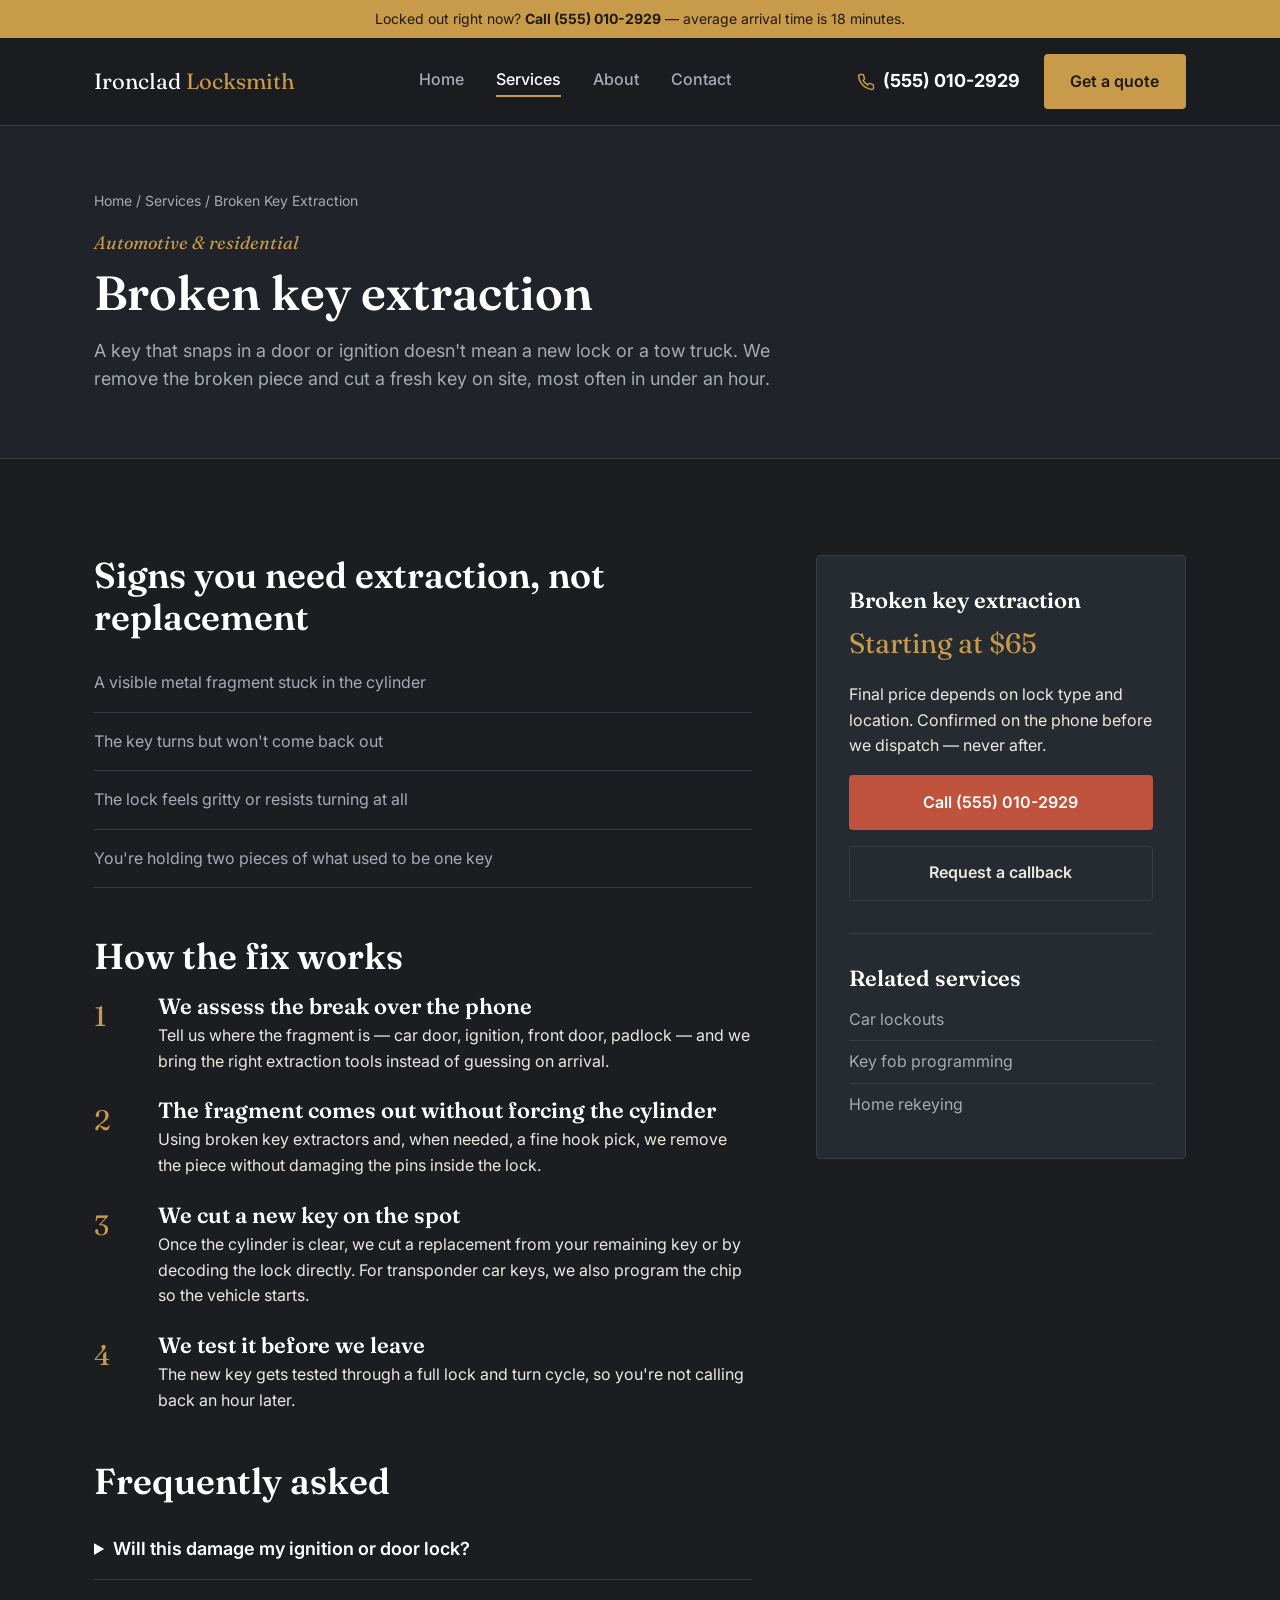
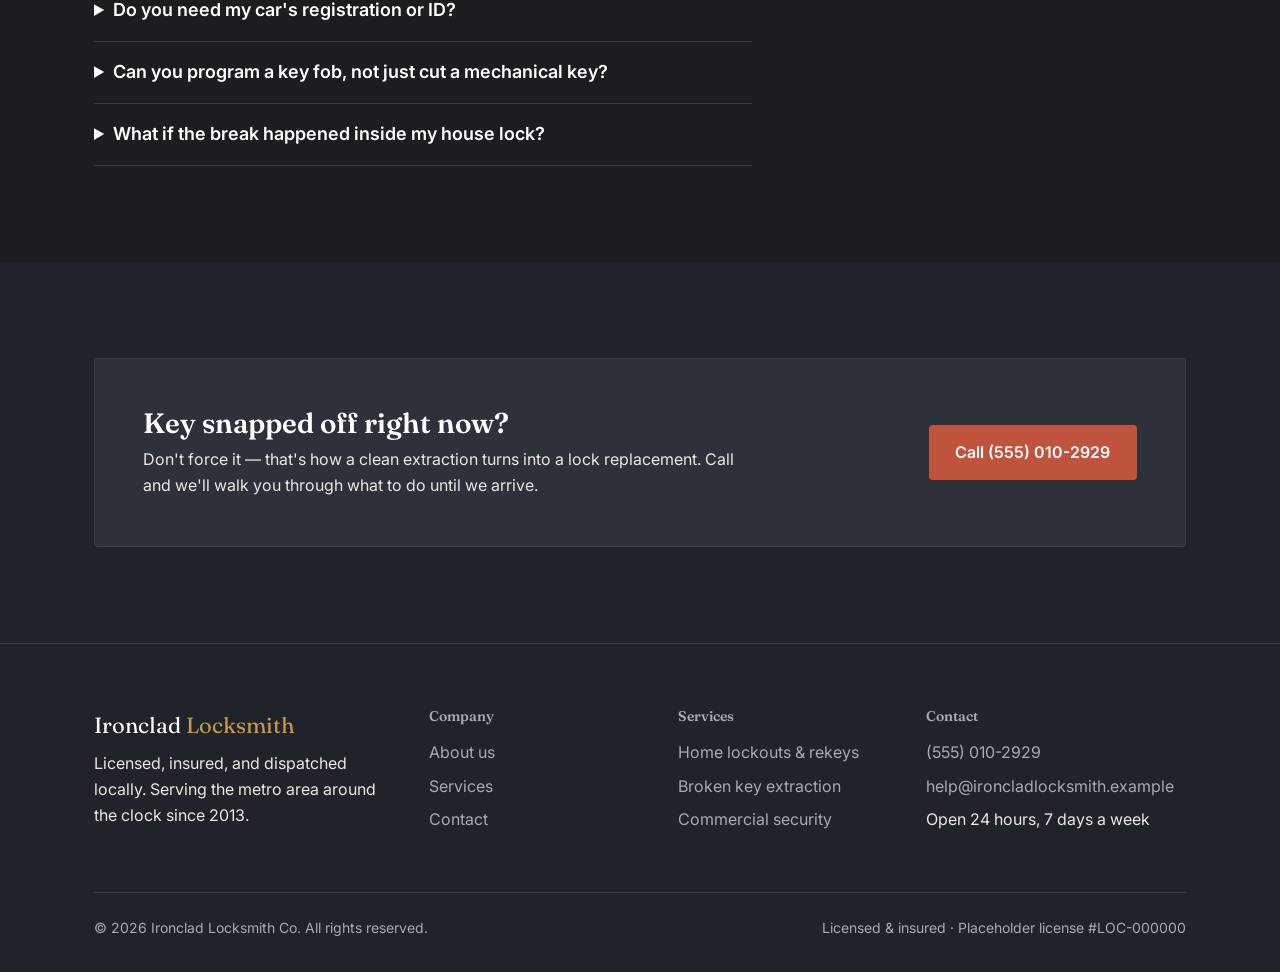
<file: service-broken-key.html>
<!DOCTYPE html>
<html lang="en">
<head>
<meta charset="UTF-8">
<meta name="viewport" content="width=device-width, initial-scale=1.0">
<title>Broken Key Extraction | Ironclad Locksmith Co.</title>
<meta name="description" content="Key snapped off in a door or ignition? Same-day broken key extraction and on-site key cutting, available 24/7.">
<link rel="preconnect" href="https://fonts.googleapis.com">
<link href="https://fonts.googleapis.com/css2?family=Fraunces:opsz,wght@9..144,500;9..144,600&family=Inter:wght@400;500;600;700&display=swap" rel="stylesheet">
<link rel="stylesheet" href="css/styles.css">
</head>
<body>

<div class="top-strip">
  <div class="container">
    <span>Locked out right now? <strong>Call (555) 010-2929</strong> — average arrival time is 18 minutes.</span>
  </div>
</div>

<header class="site-header">
  <div class="container header-inner">
    <a href="index.html" class="logo">Ironclad <span>Locksmith</span></a>
    <nav class="site-nav" id="site-nav">
      <a href="index.html">Home</a>
      <a href="services.html" aria-current="page">Services</a>
      <a href="about.html">About</a>
      <a href="contact.html">Contact</a>
    </nav>
    <div class="header-cta">
      <a href="tel:+15550102929" class="phone-link">
        <svg viewBox="0 0 24 24" fill="none" stroke-width="2" stroke-linecap="round" stroke-linejoin="round"><path d="M22 16.92v3a2 2 0 0 1-2.18 2 19.79 19.79 0 0 1-8.63-3.07 19.5 19.5 0 0 1-6-6 19.79 19.79 0 0 1-3.07-8.67A2 2 0 0 1 4.11 2h3a2 2 0 0 1 2 1.72c.127.96.361 1.903.7 2.81a2 2 0 0 1-.45 2.11L8.09 9.91a16 16 0 0 0 6 6l1.27-1.27a2 2 0 0 1 2.11-.45c.907.339 1.85.573 2.81.7A2 2 0 0 1 22 16.92z"/></svg>
        (555) 010-2929
      </a>
      <a href="contact.html" class="btn btn-brass">Get a quote</a>
    </div>
    <button class="nav-toggle" id="nav-toggle" aria-label="Toggle menu" aria-expanded="false">
      <span></span><span></span><span></span>
    </button>
  </div>
</header>

<main>

  <section class="service-hero">
    <div class="container">
      <div class="breadcrumb"><a href="index.html">Home</a> / <a href="services.html">Services</a> / Broken Key Extraction</div>
      <span class="eyebrow">Automotive &amp; residential</span>
      <h1>Broken key extraction</h1>
      <p class="lead">A key that snaps in a door or ignition doesn't mean a new lock or a tow truck. We remove the broken piece and cut a fresh key on site, most often in under an hour.</p>
    </div>
  </section>

  <section class="section">
    <div class="container two-col-service">
      <div>

        <h2>Signs you need extraction, not replacement</h2>
        <ul class="list-plain">
          <li><span>A visible metal fragment stuck in the cylinder</span></li>
          <li><span>The key turns but won't come back out</span></li>
          <li><span>The lock feels gritty or resists turning at all</span></li>
          <li><span>You're holding two pieces of what used to be one key</span></li>
        </ul>

        <h2 style="margin-top: var(--sp-12);">How the fix works</h2>
        <div class="steps">
          <div class="step">
            <span class="step-num">1</span>
            <div>
              <h3>We assess the break over the phone</h3>
              <p>Tell us where the fragment is — car door, ignition, front door, padlock — and we bring the right extraction tools instead of guessing on arrival.</p>
            </div>
          </div>
          <div class="step">
            <span class="step-num">2</span>
            <div>
              <h3>The fragment comes out without forcing the cylinder</h3>
              <p>Using broken key extractors and, when needed, a fine hook pick, we remove the piece without damaging the pins inside the lock.</p>
            </div>
          </div>
          <div class="step">
            <span class="step-num">3</span>
            <div>
              <h3>We cut a new key on the spot</h3>
              <p>Once the cylinder is clear, we cut a replacement from your remaining key or by decoding the lock directly. For transponder car keys, we also program the chip so the vehicle starts.</p>
            </div>
          </div>
          <div class="step">
            <span class="step-num">4</span>
            <div>
              <h3>We test it before we leave</h3>
              <p>The new key gets tested through a full lock and turn cycle, so you're not calling back an hour later.</p>
            </div>
          </div>
        </div>

        <h2 style="margin-top: var(--sp-12);">Frequently asked</h2>
        <div class="faq">
          <details>
            <summary>Will this damage my ignition or door lock?</summary>
            <p>In the large majority of cases, no — extraction removes the fragment without harming the pins or tumblers. If the cylinder itself is worn out or damaged from the break, we'll tell you before doing any replacement work, and price is confirmed with you first.</p>
          </details>
          <details>
            <summary>Do you need my car's registration or ID?</summary>
            <p>Yes. For automotive key work we confirm ownership on site — this protects you as much as us. Bring your registration or ID if the vehicle isn't in your name.</p>
          </details>
          <details>
            <summary>Can you program a key fob, not just cut a mechanical key?</summary>
            <p>Yes, most transponder and remote fobs can be cut and programmed roadside. A few newer vehicle models require dealership-level programming — we'll confirm this over the phone before dispatching.</p>
          </details>
          <details>
            <summary>What if the break happened inside my house lock?</summary>
            <p>Same process — we extract the fragment from a deadbolt or padlock and cut a new key, or rekey the lock entirely if you'd like a fresh key code.</p>
          </details>
        </div>

      </div>

      <aside>
        <div class="sidebar-card">
          <h3>Broken key extraction</h3>
          <div class="price">Starting at $65</div>
          <p>Final price depends on lock type and location. Confirmed on the phone before we dispatch — never after.</p>
          <a href="tel:+15550102929" class="btn btn-emergency btn-block" style="margin-bottom: var(--sp-4);">Call (555) 010-2929</a>
          <a href="contact.html" class="btn btn-outline btn-block">Request a callback</a>
          <hr style="border: none; border-top: 1px solid var(--color-border); margin: var(--sp-8) 0;">
          <h3>Related services</h3>
          <div class="related-list">
            <a href="services.html">Car lockouts</a>
            <a href="services.html">Key fob programming</a>
            <a href="services.html">Home rekeying</a>
          </div>
        </div>
      </aside>

    </div>
  </section>

  <section class="section section-alt">
    <div class="container">
      <div class="cta-banner">
        <div>
          <h2>Key snapped off right now?</h2>
          <p>Don't force it — that's how a clean extraction turns into a lock replacement. Call and we'll walk you through what to do until we arrive.</p>
        </div>
        <a href="tel:+15550102929" class="btn btn-emergency">Call (555) 010-2929</a>
      </div>
    </div>
  </section>

</main>

<footer class="site-footer">
  <div class="container">
    <div class="footer-grid">
      <div>
        <div class="footer-logo">Ironclad <span>Locksmith</span></div>
        <p>Licensed, insured, and dispatched locally. Serving the metro area around the clock since 2013.</p>
      </div>
      <div>
        <h4>Company</h4>
        <ul>
          <li><a href="about.html">About us</a></li>
          <li><a href="services.html">Services</a></li>
          <li><a href="contact.html">Contact</a></li>
        </ul>
      </div>
      <div>
        <h4>Services</h4>
        <ul>
          <li><a href="services.html">Home lockouts &amp; rekeys</a></li>
          <li><a href="service-broken-key.html">Broken key extraction</a></li>
          <li><a href="services.html">Commercial security</a></li>
        </ul>
      </div>
      <div>
        <h4>Contact</h4>
        <ul>
          <li><a href="tel:+15550102929">(555) 010-2929</a></li>
          <li><a href="mailto:help@ironcladlocksmith.example">help@ironcladlocksmith.example</a></li>
          <li>Open 24 hours, 7 days a week</li>
        </ul>
      </div>
    </div>
    <div class="footer-bottom">
      <span>© <span data-year></span> Ironclad Locksmith Co. All rights reserved.</span>
      <span>Licensed &amp; insured · Placeholder license #LOC-000000</span>
    </div>
  </div>
</footer>

<a href="tel:+15550102929" class="mobile-call">Call now: (555) 010-2929</a>

<script src="js/main.js"></script>
</body>
</html>
</file>
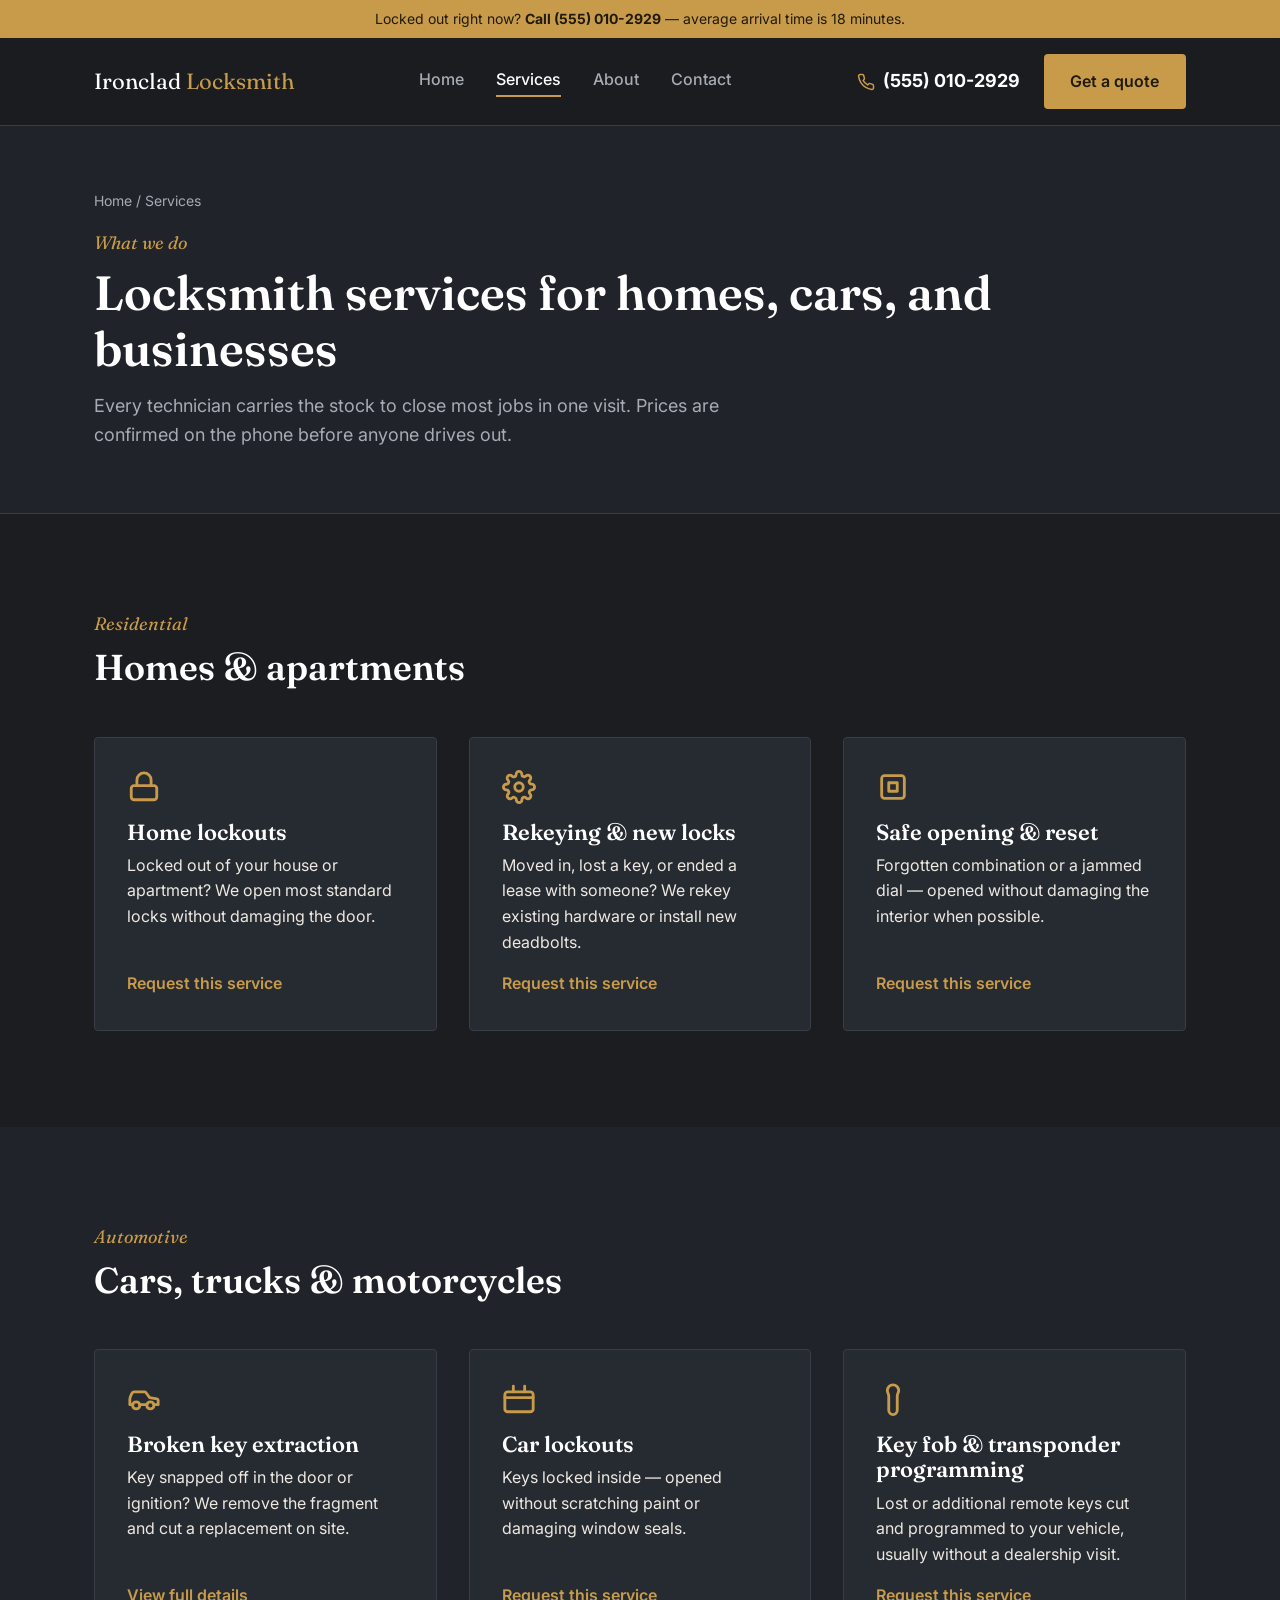
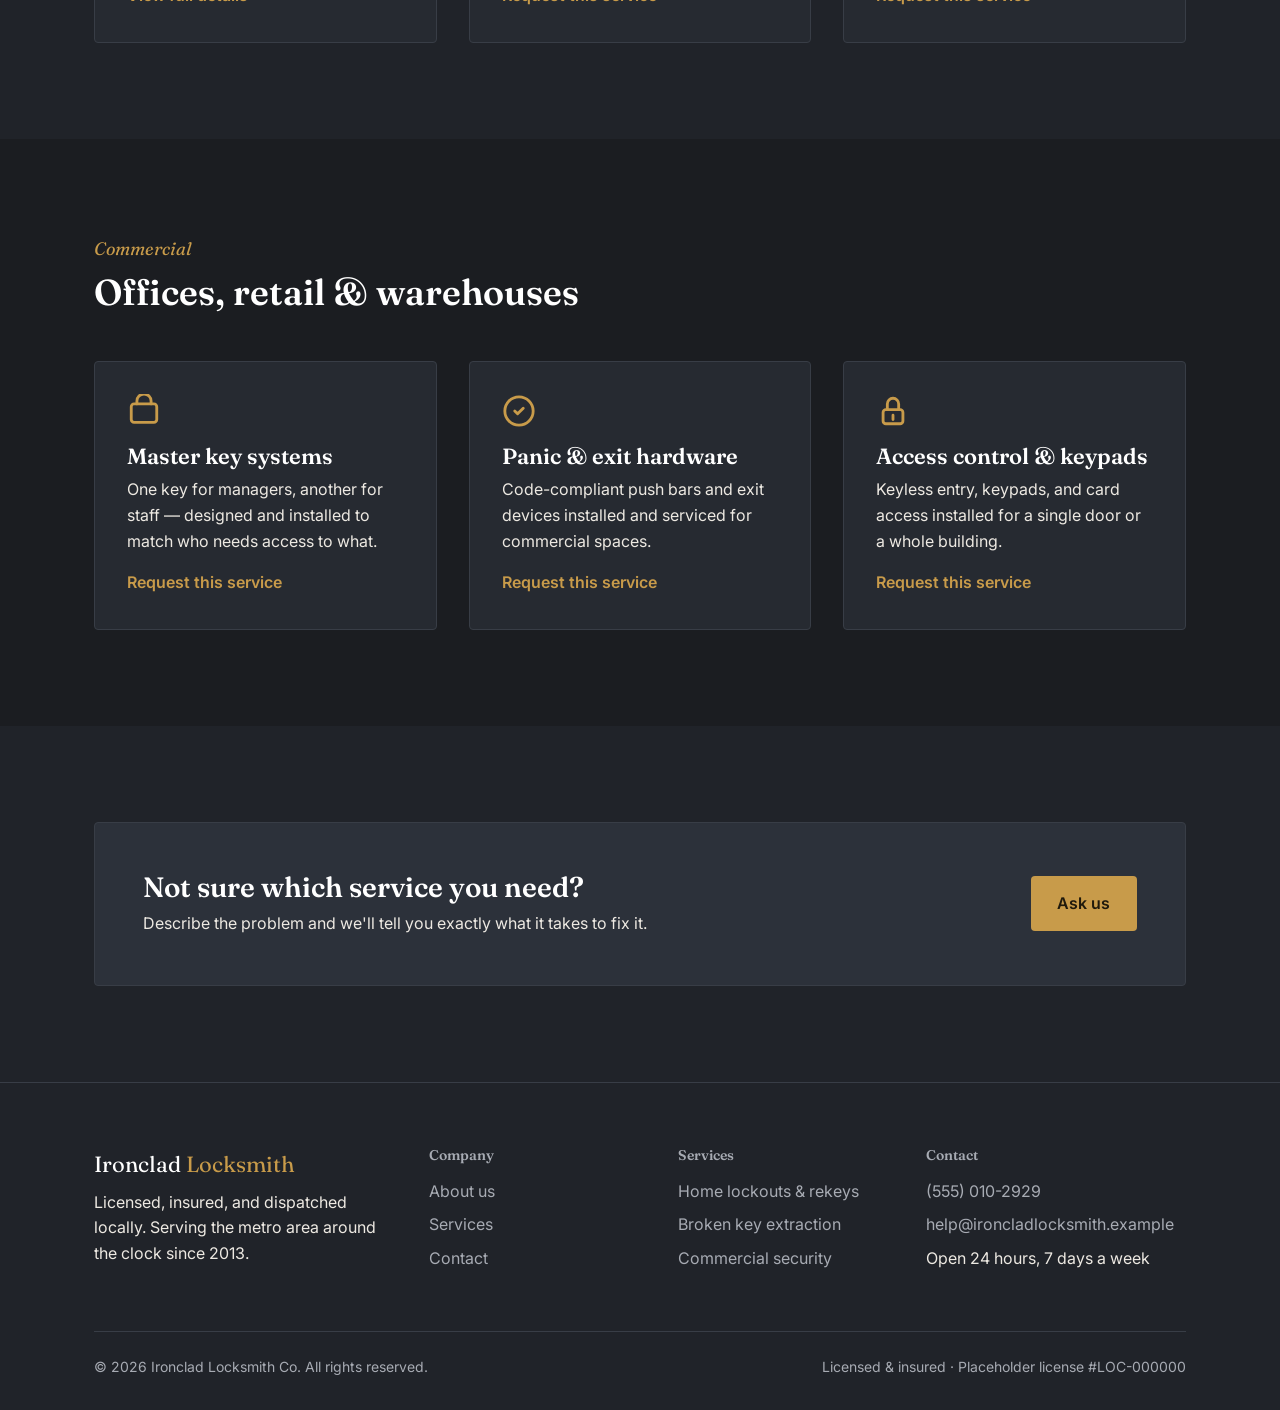
<file: services.html>
<!DOCTYPE html>
<html lang="en">
<head>
<meta charset="UTF-8">
<meta name="viewport" content="width=device-width, initial-scale=1.0">
<title>Services | Ironclad Locksmith Co.</title>
<meta name="description" content="Full locksmith service list: lockouts, rekeys, broken key extraction, ignition repair, safe opening, and commercial master key systems.">
<link rel="preconnect" href="https://fonts.googleapis.com">
<link href="https://fonts.googleapis.com/css2?family=Fraunces:opsz,wght@9..144,500;9..144,600&family=Inter:wght@400;500;600;700&display=swap" rel="stylesheet">
<link rel="stylesheet" href="css/styles.css">
</head>
<body>

<div class="top-strip">
  <div class="container">
    <span>Locked out right now? <strong>Call (555) 010-2929</strong> — average arrival time is 18 minutes.</span>
  </div>
</div>

<header class="site-header">
  <div class="container header-inner">
    <a href="index.html" class="logo">Ironclad <span>Locksmith</span></a>
    <nav class="site-nav" id="site-nav">
      <a href="index.html">Home</a>
      <a href="services.html" aria-current="page">Services</a>
      <a href="about.html">About</a>
      <a href="contact.html">Contact</a>
    </nav>
    <div class="header-cta">
      <a href="tel:+15550102929" class="phone-link">
        <svg viewBox="0 0 24 24" fill="none" stroke-width="2" stroke-linecap="round" stroke-linejoin="round"><path d="M22 16.92v3a2 2 0 0 1-2.18 2 19.79 19.79 0 0 1-8.63-3.07 19.5 19.5 0 0 1-6-6 19.79 19.79 0 0 1-3.07-8.67A2 2 0 0 1 4.11 2h3a2 2 0 0 1 2 1.72c.127.96.361 1.903.7 2.81a2 2 0 0 1-.45 2.11L8.09 9.91a16 16 0 0 0 6 6l1.27-1.27a2 2 0 0 1 2.11-.45c.907.339 1.85.573 2.81.7A2 2 0 0 1 22 16.92z"/></svg>
        (555) 010-2929
      </a>
      <a href="contact.html" class="btn btn-brass">Get a quote</a>
    </div>
    <button class="nav-toggle" id="nav-toggle" aria-label="Toggle menu" aria-expanded="false">
      <span></span><span></span><span></span>
    </button>
  </div>
</header>

<main>

  <section class="service-hero">
    <div class="container">
      <div class="breadcrumb"><a href="index.html">Home</a> / Services</div>
      <span class="eyebrow">What we do</span>
      <h1>Locksmith services for homes, cars, and businesses</h1>
      <p class="lead">Every technician carries the stock to close most jobs in one visit. Prices are confirmed on the phone before anyone drives out.</p>
    </div>
  </section>

  <section class="section">
    <div class="container">
      <div class="section-head">
        <span class="eyebrow">Residential</span>
        <h2>Homes &amp; apartments</h2>
      </div>
      <div class="grid-3">
        <div class="card">
          <svg viewBox="0 0 24 24" fill="none" stroke-width="2" stroke-linecap="round" stroke-linejoin="round"><rect x="3" y="11" width="18" height="10" rx="2"/><path d="M7 11V7a5 5 0 0 1 10 0v4"/></svg>
          <h3>Home lockouts</h3>
          <p>Locked out of your house or apartment? We open most standard locks without damaging the door.</p>
          <a href="contact.html" class="card-link">Request this service</a>
        </div>
        <div class="card">
          <svg viewBox="0 0 24 24" fill="none" stroke-width="2" stroke-linecap="round" stroke-linejoin="round"><circle cx="12" cy="12" r="3"/><path d="M19.4 15a1.65 1.65 0 0 0 .33 1.82l.06.06a2 2 0 1 1-2.83 2.83l-.06-.06a1.65 1.65 0 0 0-1.82-.33 1.65 1.65 0 0 0-1 1.51V21a2 2 0 0 1-4 0v-.09A1.65 1.65 0 0 0 9 19.4a1.65 1.65 0 0 0-1.82.33l-.06.06a2 2 0 1 1-2.83-2.83l.06-.06a1.65 1.65 0 0 0 .33-1.82 1.65 1.65 0 0 0-1.51-1H3a2 2 0 0 1 0-4h.09A1.65 1.65 0 0 0 4.6 9a1.65 1.65 0 0 0-.33-1.82l-.06-.06a2 2 0 1 1 2.83-2.83l.06.06a1.65 1.65 0 0 0 1.82.33H9a1.65 1.65 0 0 0 1-1.51V3a2 2 0 0 1 4 0v.09a1.65 1.65 0 0 0 1 1.51 1.65 1.65 0 0 0 1.82-.33l.06-.06a2 2 0 1 1 2.83 2.83l-.06.06a1.65 1.65 0 0 0-.33 1.82V9a1.65 1.65 0 0 0 1.51 1H21a2 2 0 0 1 0 4h-.09a1.65 1.65 0 0 0-1.51 1z"/></svg>
          <h3>Rekeying &amp; new locks</h3>
          <p>Moved in, lost a key, or ended a lease with someone? We rekey existing hardware or install new deadbolts.</p>
          <a href="contact.html" class="card-link">Request this service</a>
        </div>
        <div class="card">
          <svg viewBox="0 0 24 24" fill="none" stroke-width="2" stroke-linecap="round" stroke-linejoin="round"><rect x="4" y="4" width="16" height="16" rx="2"/><path d="M9 9h6v6H9z"/></svg>
          <h3>Safe opening &amp; reset</h3>
          <p>Forgotten combination or a jammed dial — opened without damaging the interior when possible.</p>
          <a href="contact.html" class="card-link">Request this service</a>
        </div>
      </div>
    </div>
  </section>

  <section class="section section-alt">
    <div class="container">
      <div class="section-head">
        <span class="eyebrow">Automotive</span>
        <h2>Cars, trucks &amp; motorcycles</h2>
      </div>
      <div class="grid-3">
        <div class="card">
          <svg viewBox="0 0 24 24" fill="none" stroke-width="2" stroke-linecap="round" stroke-linejoin="round"><path d="M14 16H9m10 0h3v-3.15a1 1 0 0 0-.84-.99L16 11l-2.7-3.6a1 1 0 0 0-.8-.4H5.24a2 2 0 0 0-1.8 1.1l-.8 1.63A6 6 0 0 0 2 12.42V16h2"/><circle cx="6.5" cy="16.5" r="2.5"/><circle cx="16.5" cy="16.5" r="2.5"/></svg>
          <h3>Broken key extraction</h3>
          <p>Key snapped off in the door or ignition? We remove the fragment and cut a replacement on site.</p>
          <a href="service-broken-key.html" class="card-link">View full details</a>
        </div>
        <div class="card">
          <svg viewBox="0 0 24 24" fill="none" stroke-width="2" stroke-linecap="round" stroke-linejoin="round"><rect x="2" y="7" width="20" height="14" rx="2"/><path d="M16 3v4M8 3v4M2 11h20"/></svg>
          <h3>Car lockouts</h3>
          <p>Keys locked inside — opened without scratching paint or damaging window seals.</p>
          <a href="contact.html" class="card-link">Request this service</a>
        </div>
        <div class="card">
          <svg viewBox="0 0 24 24" fill="none" stroke-width="2" stroke-linecap="round" stroke-linejoin="round"><path d="M12 2a4 4 0 0 1 4 4c0 1.5-1 2.5-1 4v10a3 3 0 0 1-6 0V10c0-1.5-1-2.5-1-4a4 4 0 0 1 4-4z"/></svg>
          <h3>Key fob &amp; transponder programming</h3>
          <p>Lost or additional remote keys cut and programmed to your vehicle, usually without a dealership visit.</p>
          <a href="contact.html" class="card-link">Request this service</a>
        </div>
      </div>
    </div>
  </section>

  <section class="section">
    <div class="container">
      <div class="section-head">
        <span class="eyebrow">Commercial</span>
        <h2>Offices, retail &amp; warehouses</h2>
      </div>
      <div class="grid-3">
        <div class="card">
          <svg viewBox="0 0 24 24" fill="none" stroke-width="2" stroke-linecap="round" stroke-linejoin="round"><rect x="3" y="7" width="18" height="13" rx="2"/><path d="M7 7V5a5 5 0 0 1 10 0v2"/></svg>
          <h3>Master key systems</h3>
          <p>One key for managers, another for staff — designed and installed to match who needs access to what.</p>
          <a href="contact.html" class="card-link">Request this service</a>
        </div>
        <div class="card">
          <svg viewBox="0 0 24 24" fill="none" stroke-width="2" stroke-linecap="round" stroke-linejoin="round"><path d="M9 12l2 2 4-4"/><circle cx="12" cy="12" r="10"/></svg>
          <h3>Panic &amp; exit hardware</h3>
          <p>Code-compliant push bars and exit devices installed and serviced for commercial spaces.</p>
          <a href="contact.html" class="card-link">Request this service</a>
        </div>
        <div class="card">
          <svg viewBox="0 0 24 24" fill="none" stroke-width="2" stroke-linecap="round" stroke-linejoin="round"><rect x="5" y="11" width="14" height="10" rx="2"/><path d="M12 15v3M8 11V7a4 4 0 0 1 8 0v4"/></svg>
          <h3>Access control &amp; keypads</h3>
          <p>Keyless entry, keypads, and card access installed for a single door or a whole building.</p>
          <a href="contact.html" class="card-link">Request this service</a>
        </div>
      </div>
    </div>
  </section>

  <section class="section section-alt">
    <div class="container">
      <div class="cta-banner">
        <div>
          <h2>Not sure which service you need?</h2>
          <p>Describe the problem and we'll tell you exactly what it takes to fix it.</p>
        </div>
        <a href="contact.html" class="btn btn-brass">Ask us</a>
      </div>
    </div>
  </section>

</main>

<footer class="site-footer">
  <div class="container">
    <div class="footer-grid">
      <div>
        <div class="footer-logo">Ironclad <span>Locksmith</span></div>
        <p>Licensed, insured, and dispatched locally. Serving the metro area around the clock since 2013.</p>
      </div>
      <div>
        <h4>Company</h4>
        <ul>
          <li><a href="about.html">About us</a></li>
          <li><a href="services.html">Services</a></li>
          <li><a href="contact.html">Contact</a></li>
        </ul>
      </div>
      <div>
        <h4>Services</h4>
        <ul>
          <li><a href="services.html">Home lockouts &amp; rekeys</a></li>
          <li><a href="service-broken-key.html">Broken key extraction</a></li>
          <li><a href="services.html">Commercial security</a></li>
        </ul>
      </div>
      <div>
        <h4>Contact</h4>
        <ul>
          <li><a href="tel:+15550102929">(555) 010-2929</a></li>
          <li><a href="mailto:help@ironcladlocksmith.example">help@ironcladlocksmith.example</a></li>
          <li>Open 24 hours, 7 days a week</li>
        </ul>
      </div>
    </div>
    <div class="footer-bottom">
      <span>© <span data-year></span> Ironclad Locksmith Co. All rights reserved.</span>
      <span>Licensed &amp; insured · Placeholder license #LOC-000000</span>
    </div>
  </div>
</footer>

<a href="tel:+15550102929" class="mobile-call">Call now: (555) 010-2929</a>

<script src="js/main.js"></script>
</body>
</html>
</file>
<file: css/styles.css>
/* ==========================================================================
   Ironclad Locksmith — shared stylesheet
   ========================================================================== */

:root {
  /* Color */
  --color-bg: #1b1d21;
  --color-bg-alt: #202329;
  --color-surface: #262a31;
  --color-surface-raised: #2c313a;
  --color-border: #383d46;
  --color-text: #ede9e2;
  --color-text-muted: #a7abb3;
  --color-brass: #c89b4a;
  --color-brass-dark: #a87f35;
  --color-brass-tint: #f0dfb8;
  --color-steel: #6d7a88;
  --color-emergency: #c0533e;
  --color-emergency-dark: #9c4230;

  /* Type */
  --font-head: "Fraunces", Georgia, "Times New Roman", serif;
  --font-body: "Inter", -apple-system, BlinkMacSystemFont, "Segoe UI", sans-serif;

  --fs-100: 0.875rem;
  --fs-200: 1rem;
  --fs-300: 1.125rem;
  --fs-400: 1.375rem;
  --fs-500: 1.75rem;
  --fs-600: 2.25rem;
  --fs-700: 3rem;
  --fs-800: 3.75rem;

  /* Space */
  --sp-1: 0.25rem;
  --sp-2: 0.5rem;
  --sp-3: 0.75rem;
  --sp-4: 1rem;
  --sp-6: 1.5rem;
  --sp-8: 2rem;
  --sp-12: 3rem;
  --sp-16: 4rem;
  --sp-24: 6rem;
  --sp-32: 8rem;

  --container: 1140px;
  --radius: 4px;
}

/* ---- Reset ---- */
* { box-sizing: border-box; }
html { scroll-behavior: smooth; }
body {
  margin: 0;
  background: var(--color-bg);
  color: var(--color-text);
  font-family: var(--font-body);
  font-size: var(--fs-200);
  line-height: 1.6;
  -webkit-font-smoothing: antialiased;
}
img { max-width: 100%; display: block; }
a { color: inherit; text-decoration: none; }
ul { list-style: none; margin: 0; padding: 0; }
h1, h2, h3, h4 {
  font-family: var(--font-head);
  line-height: 1.15;
  margin: 0 0 var(--sp-4);
  font-weight: 600;
  color: #fff;
}
h1 { font-size: var(--fs-700); }
h2 { font-size: var(--fs-600); }
h3 { font-size: var(--fs-400); }
p { margin: 0 0 var(--sp-4); max-width: 62ch; }
.lead { font-size: var(--fs-300); color: var(--color-text-muted); }

:focus-visible {
  outline: 2px solid var(--color-brass);
  outline-offset: 2px;
}

@media (prefers-reduced-motion: reduce) {
  * { animation: none !important; transition: none !important; scroll-behavior: auto !important; }
}

.container {
  max-width: var(--container);
  margin: 0 auto;
  padding: 0 var(--sp-6);
}

.section {
  padding: var(--sp-24) 0;
}
.section-alt { background: var(--color-bg-alt); }

.eyebrow {
  color: var(--color-brass);
  font-family: var(--font-head);
  font-style: italic;
  font-size: var(--fs-300);
  margin-bottom: var(--sp-2);
  display: block;
}

.section-head {
  max-width: 640px;
  margin-bottom: var(--sp-12);
}

/* ---- Buttons ---- */
.btn {
  display: inline-flex;
  align-items: center;
  gap: var(--sp-2);
  padding: 0.85rem 1.6rem;
  border-radius: var(--radius);
  font-weight: 600;
  font-size: var(--fs-200);
  border: 1px solid transparent;
  cursor: pointer;
  transition: background-color 0.15s ease, border-color 0.15s ease, color 0.15s ease;
}
.btn-brass {
  background: var(--color-brass);
  color: #201a0c;
}
.btn-brass:hover { background: var(--color-brass-tint); }
.btn-outline {
  border-color: var(--color-border);
  color: var(--color-text);
}
.btn-outline:hover { border-color: var(--color-brass); color: var(--color-brass); }
.btn-emergency {
  background: var(--color-emergency);
  color: #fff;
}
.btn-emergency:hover { background: var(--color-emergency-dark); }
.btn-block { width: 100%; justify-content: center; }

/* ---- Top emergency strip ---- */
.top-strip {
  background: var(--color-brass);
  color: #201a0c;
}
.top-strip .container {
  display: flex;
  align-items: center;
  justify-content: center;
  gap: var(--sp-2);
  padding-top: var(--sp-2);
  padding-bottom: var(--sp-2);
  font-size: var(--fs-100);
  text-align: center;
  flex-wrap: wrap;
}
.top-strip strong { font-weight: 700; }
.top-strip a { text-decoration: underline; }

/* ---- Header ---- */
.site-header {
  background: rgba(27, 29, 33, 0.92);
  backdrop-filter: blur(6px);
  border-bottom: 1px solid var(--color-border);
  position: sticky;
  top: 0;
  z-index: 50;
}
.header-inner {
  display: flex;
  align-items: center;
  justify-content: space-between;
  gap: var(--sp-6);
  padding-top: var(--sp-4);
  padding-bottom: var(--sp-4);
}
.logo {
  font-family: var(--font-head);
  font-size: var(--fs-400);
  color: #fff;
  white-space: nowrap;
}
.logo span { color: var(--color-brass); }

.site-nav {
  display: flex;
  gap: var(--sp-8);
  margin: 0 auto;
}
.site-nav a {
  color: var(--color-text-muted);
  font-weight: 500;
  font-size: var(--fs-200);
  padding-bottom: 2px;
  border-bottom: 2px solid transparent;
}
.site-nav a:hover,
.site-nav a[aria-current="page"] {
  color: #fff;
  border-bottom-color: var(--color-brass);
}

.header-cta {
  display: flex;
  align-items: center;
  gap: var(--sp-6);
  white-space: nowrap;
}
.phone-link {
  display: inline-flex;
  align-items: center;
  gap: var(--sp-2);
  font-weight: 700;
  color: #fff;
  font-size: var(--fs-300);
}
.phone-link svg { width: 18px; height: 18px; stroke: var(--color-brass); flex-shrink: 0; }

.nav-toggle {
  display: none;
  flex-direction: column;
  gap: 5px;
  background: none;
  border: none;
  cursor: pointer;
  padding: var(--sp-2);
}
.nav-toggle span {
  width: 24px;
  height: 2px;
  background: #fff;
  display: block;
}

/* ---- Hero ---- */
.hero {
  position: relative;
  padding: var(--sp-24) 0 var(--sp-32);
  overflow: hidden;
  background: linear-gradient(180deg, var(--color-bg) 0%, var(--color-bg-alt) 100%);
}
.hero::after {
  content: "";
  position: absolute;
  left: 0; right: 0; bottom: -1px;
  height: 64px;
  background: var(--color-bg-alt);
  clip-path: polygon(0 100%, 100% 40%, 100% 100%);
}
.hero-grid {
  display: grid;
  grid-template-columns: 1.1fr 0.9fr;
  gap: var(--sp-16);
  align-items: center;
}
.hero h1 { font-size: var(--fs-800); max-width: 14ch; }
.hero .lead { max-width: 46ch; margin-bottom: var(--sp-8); }
.hero-actions { display: flex; gap: var(--sp-4); flex-wrap: wrap; margin-bottom: var(--sp-12); }

.hero-badges {
  display: flex;
  gap: var(--sp-8);
  flex-wrap: wrap;
  border-top: 1px solid var(--color-border);
  padding-top: var(--sp-6);
}
.hero-badge { display: flex; align-items: center; gap: var(--sp-2); }
.hero-badge svg { width: 22px; height: 22px; stroke: var(--color-brass); flex-shrink: 0; }
.hero-badge span { font-size: var(--fs-100); color: var(--color-text-muted); }

.hero-art { position: relative; display: flex; justify-content: center; }
.hero-art svg { width: 100%; max-width: 380px; }

/* ---- Trust bar ---- */
.trust-bar {
  border-top: 1px solid var(--color-border);
  border-bottom: 1px solid var(--color-border);
  background: var(--color-bg-alt);
}
.trust-bar .container {
  display: grid;
  grid-template-columns: repeat(4, 1fr);
  gap: var(--sp-8);
  padding-top: var(--sp-8);
  padding-bottom: var(--sp-8);
}
.trust-stat { text-align: center; }
.trust-stat strong {
  display: block;
  font-family: var(--font-head);
  font-size: var(--fs-500);
  color: var(--color-brass);
}
.trust-stat span { color: var(--color-text-muted); font-size: var(--fs-100); }

/* ---- Cards / grids ---- */
.grid-3 { display: grid; grid-template-columns: repeat(3, 1fr); gap: var(--sp-8); }
.grid-2 { display: grid; grid-template-columns: repeat(2, 1fr); gap: var(--sp-8); }

.card {
  background: var(--color-surface);
  border: 1px solid var(--color-border);
  border-radius: var(--radius);
  padding: var(--sp-8);
  display: flex;
  flex-direction: column;
  height: 100%;
}
.card svg { width: 34px; height: 34px; stroke: var(--color-brass); margin-bottom: var(--sp-4); }
.card h3 { margin-bottom: var(--sp-2); }
.card p { margin-bottom: var(--sp-4); }
.card-link {
  margin-top: auto;
  font-weight: 600;
  color: var(--color-brass);
  border-bottom: 1px solid transparent;
}
.card-link:hover { border-bottom-color: var(--color-brass); }

/* ---- Testimonials ---- */
.testimonial {
  background: var(--color-surface);
  border: 1px solid var(--color-border);
  border-radius: var(--radius);
  padding: var(--sp-8);
}
.testimonial .stars { color: var(--color-brass); letter-spacing: 2px; margin-bottom: var(--sp-4); }
.testimonial p { font-style: italic; color: var(--color-text); }
.testimonial cite { display: block; margin-top: var(--sp-4); font-style: normal; color: var(--color-text-muted); font-size: var(--fs-100); }

/* ---- CTA banner ---- */
.cta-banner {
  background: var(--color-surface-raised);
  border-radius: var(--radius);
  padding: var(--sp-12);
  display: flex;
  align-items: center;
  justify-content: space-between;
  gap: var(--sp-8);
  flex-wrap: wrap;
  border: 1px solid var(--color-border);
}
.cta-banner h2 { margin-bottom: var(--sp-2); font-size: var(--fs-500); }
.cta-banner p { margin: 0; }

/* ---- Service area / list pages ---- */
.list-plain { display: flex; flex-direction: column; gap: 0; }
.list-plain li {
  border-bottom: 1px solid var(--color-border);
  padding: var(--sp-4) 0;
  display: flex;
  justify-content: space-between;
  gap: var(--sp-4);
  color: var(--color-text-muted);
}

/* ---- Service detail page ---- */
.service-hero {
  padding: var(--sp-16) 0 var(--sp-12);
  background: var(--color-bg-alt);
  border-bottom: 1px solid var(--color-border);
}
.breadcrumb {
  font-size: var(--fs-100);
  color: var(--color-text-muted);
  margin-bottom: var(--sp-4);
}
.breadcrumb a { color: var(--color-text-muted); }
.breadcrumb a:hover { color: var(--color-brass); }

.steps { display: flex; flex-direction: column; gap: var(--sp-6); }
.step { display: flex; gap: var(--sp-6); }
.step-num {
  font-family: var(--font-head);
  font-size: var(--fs-500);
  color: var(--color-brass);
  flex-shrink: 0;
  width: 2.2ch;
}
.step h3 { margin-bottom: var(--sp-1); }
.step p { margin: 0; }

.faq details {
  border-bottom: 1px solid var(--color-border);
  padding: var(--sp-4) 0;
}
.faq summary {
  cursor: pointer;
  font-weight: 600;
  color: #fff;
  font-size: var(--fs-300);
}
.faq p { margin-top: var(--sp-2); color: var(--color-text-muted); }

.sidebar-card {
  background: var(--color-surface);
  border: 1px solid var(--color-border);
  border-radius: var(--radius);
  padding: var(--sp-8);
  position: sticky;
  top: 96px;
}
.sidebar-card h3 { margin-bottom: var(--sp-2); }
.sidebar-card .price { font-family: var(--font-head); font-size: var(--fs-500); color: var(--color-brass); margin-bottom: var(--sp-4); }
.related-list a {
  display: block;
  padding: var(--sp-2) 0;
  color: var(--color-text-muted);
  border-bottom: 1px solid var(--color-border);
}
.related-list a:last-child { border-bottom: none; }
.related-list a:hover { color: var(--color-brass); }

.two-col-service {
  display: grid;
  grid-template-columns: 1.6fr 0.9fr;
  gap: var(--sp-16);
  align-items: start;
}

/* ---- Forms ---- */
.form-grid { display: grid; grid-template-columns: 1fr 1fr; gap: var(--sp-4); }
.form-field { display: flex; flex-direction: column; gap: var(--sp-2); margin-bottom: var(--sp-4); }
.form-field.full { grid-column: 1 / -1; }
label { font-size: var(--fs-100); color: var(--color-text-muted); }
input, select, textarea {
  background: var(--color-bg);
  border: 1px solid var(--color-border);
  border-radius: var(--radius);
  padding: 0.7rem 0.85rem;
  color: var(--color-text);
  font-family: var(--font-body);
  font-size: var(--fs-200);
}
input:focus, select:focus, textarea:focus { border-color: var(--color-brass); }
textarea { resize: vertical; min-height: 120px; }
.form-note { font-size: var(--fs-100); color: var(--color-text-muted); margin-top: var(--sp-2); }
.form-success {
  display: none;
  background: var(--color-surface);
  border: 1px solid var(--color-brass);
  border-radius: var(--radius);
  padding: var(--sp-6);
  margin-top: var(--sp-6);
}
.form-success.visible { display: block; }

/* ---- Info blocks (about/contact) ---- */
.info-row { display: flex; gap: var(--sp-4); margin-bottom: var(--sp-6); }
.info-row svg { width: 22px; height: 22px; stroke: var(--color-brass); flex-shrink: 0; margin-top: 2px; }
.info-row h3 { font-size: var(--fs-300); margin-bottom: var(--sp-1); }
.info-row p { margin: 0; color: var(--color-text-muted); }

.map-placeholder {
  background: var(--color-surface);
  border: 1px dashed var(--color-border);
  border-radius: var(--radius);
  aspect-ratio: 16/9;
  display: flex;
  align-items: center;
  justify-content: center;
  color: var(--color-text-muted);
  font-size: var(--fs-100);
  text-align: center;
  padding: var(--sp-4);
}

.value-grid { display: grid; grid-template-columns: repeat(3, 1fr); gap: var(--sp-8); }
.value-grid .card svg { stroke: var(--color-brass); }

/* ---- Footer ---- */
.site-footer {
  background: var(--color-bg-alt);
  border-top: 1px solid var(--color-border);
  padding: var(--sp-16) 0 var(--sp-8);
}
.footer-grid {
  display: grid;
  grid-template-columns: 1.4fr 1fr 1fr 1.2fr;
  gap: var(--sp-8);
  margin-bottom: var(--sp-12);
}
.footer-grid h4 { color: var(--color-text-muted); font-size: var(--fs-100); font-weight: 600; margin-bottom: var(--sp-4); }
.footer-grid ul li { margin-bottom: var(--sp-2); }
.footer-grid a { color: var(--color-text-muted); }
.footer-grid a:hover { color: var(--color-brass); }
.footer-logo { font-family: var(--font-head); font-size: var(--fs-400); color: #fff; margin-bottom: var(--sp-2); }
.footer-logo span { color: var(--color-brass); }
.footer-bottom {
  border-top: 1px solid var(--color-border);
  padding-top: var(--sp-6);
  display: flex;
  justify-content: space-between;
  color: var(--color-text-muted);
  font-size: var(--fs-100);
  flex-wrap: wrap;
  gap: var(--sp-2);
}

/* ---- Sticky mobile call button ---- */
.mobile-call {
  display: none;
  position: fixed;
  bottom: 0; left: 0; right: 0;
  z-index: 60;
  background: var(--color-emergency);
  color: #fff;
  text-align: center;
  padding: var(--sp-4);
  font-weight: 700;
  font-size: var(--fs-300);
}

/* ==========================================================================
   Responsive
   ========================================================================== */
@media (max-width: 960px) {
  .hero-grid { grid-template-columns: 1fr; }
  .hero-art { order: -1; max-width: 240px; margin: 0 auto var(--sp-8); }
  .grid-3 { grid-template-columns: 1fr 1fr; }
  .footer-grid { grid-template-columns: 1fr 1fr; }
  .two-col-service { grid-template-columns: 1fr; }
  .sidebar-card { position: static; }
  .trust-bar .container { grid-template-columns: repeat(2, 1fr); }
  .value-grid { grid-template-columns: 1fr; }
}

@media (max-width: 720px) {
  .site-nav, .header-cta .btn-brass { display: none; }
  .nav-toggle { display: flex; }
  .site-header.nav-open .site-nav {
    display: flex;
    position: absolute;
    top: 100%; left: 0; right: 0;
    background: var(--color-bg);
    flex-direction: column;
    padding: var(--sp-6);
    border-bottom: 1px solid var(--color-border);
    gap: var(--sp-4);
  }
  h1 { font-size: var(--fs-600); }
  .hero h1 { font-size: var(--fs-600); }
  .grid-3, .grid-2, .form-grid { grid-template-columns: 1fr; }
  .footer-grid { grid-template-columns: 1fr; }
  .cta-banner { flex-direction: column; align-items: flex-start; }
  .mobile-call { display: block; }
  body { padding-bottom: 56px; }
  .trust-bar .container { grid-template-columns: 1fr 1fr; }
}
</file>
